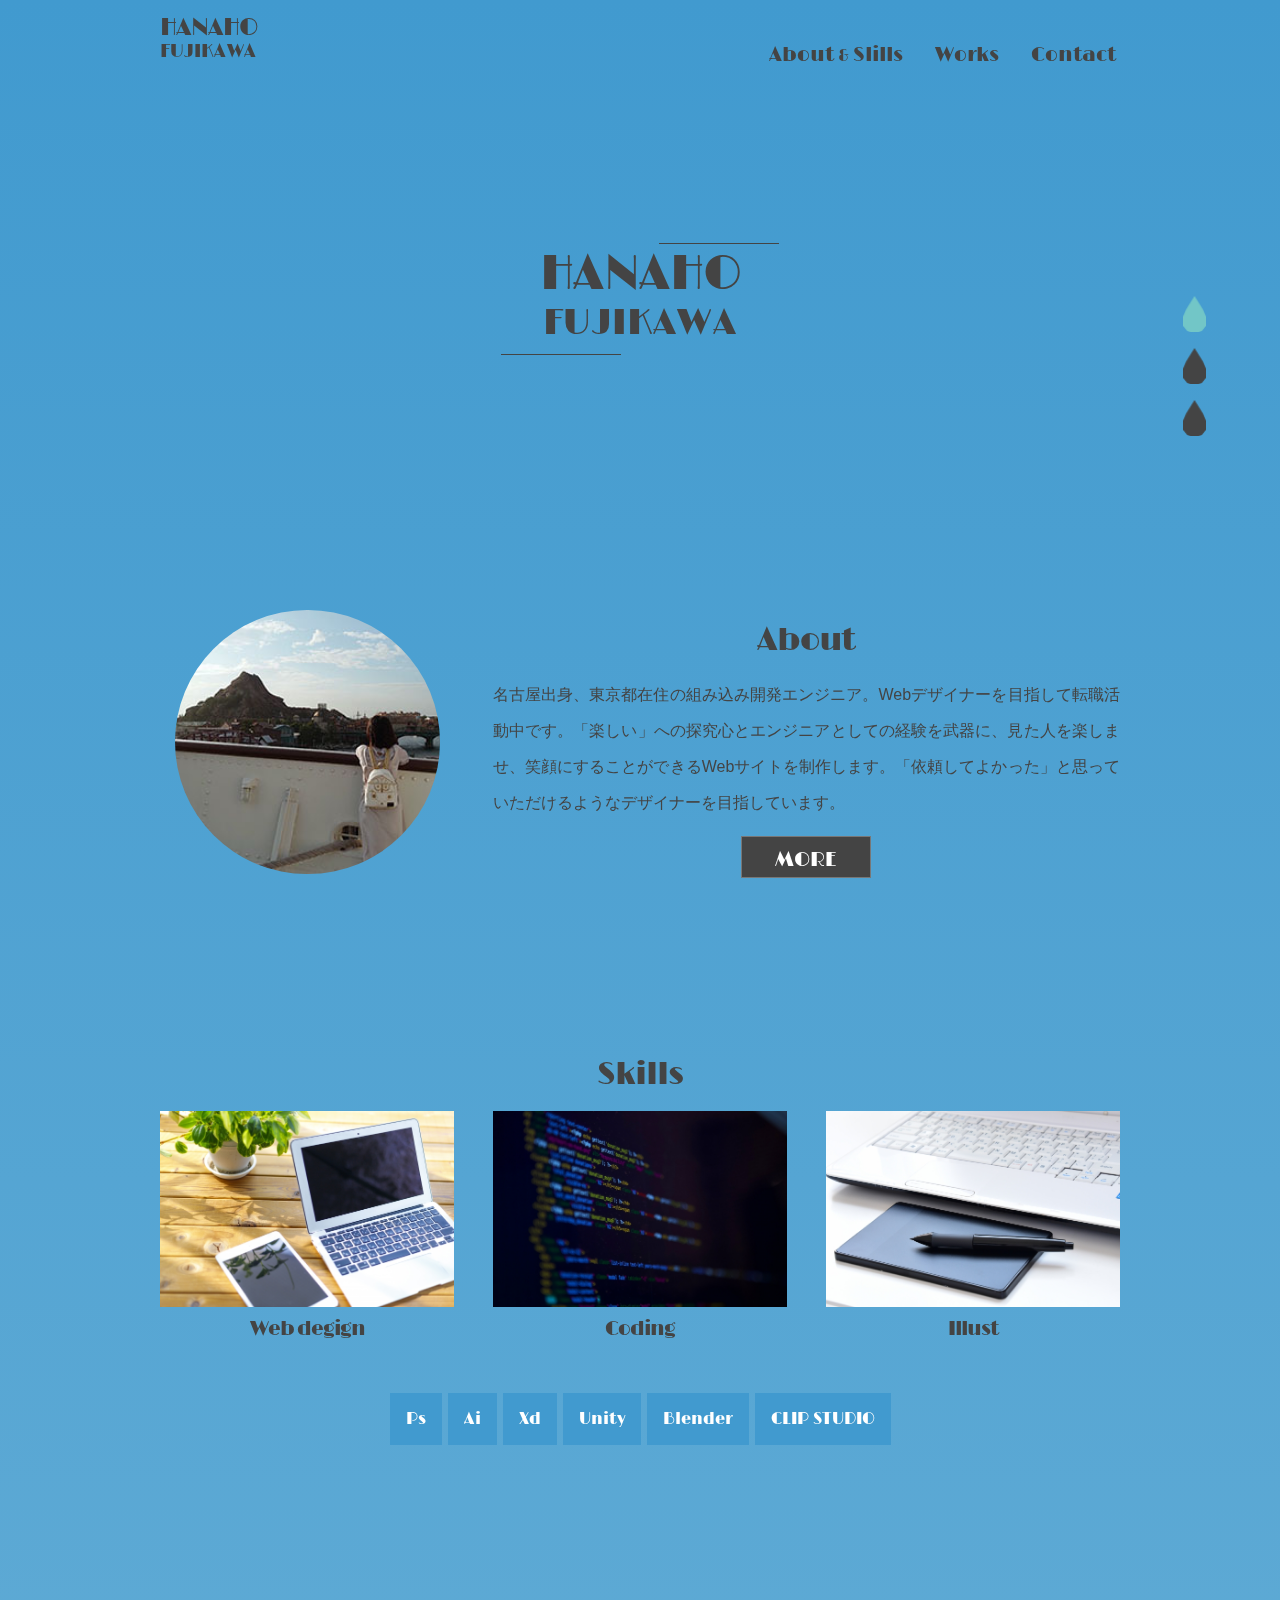
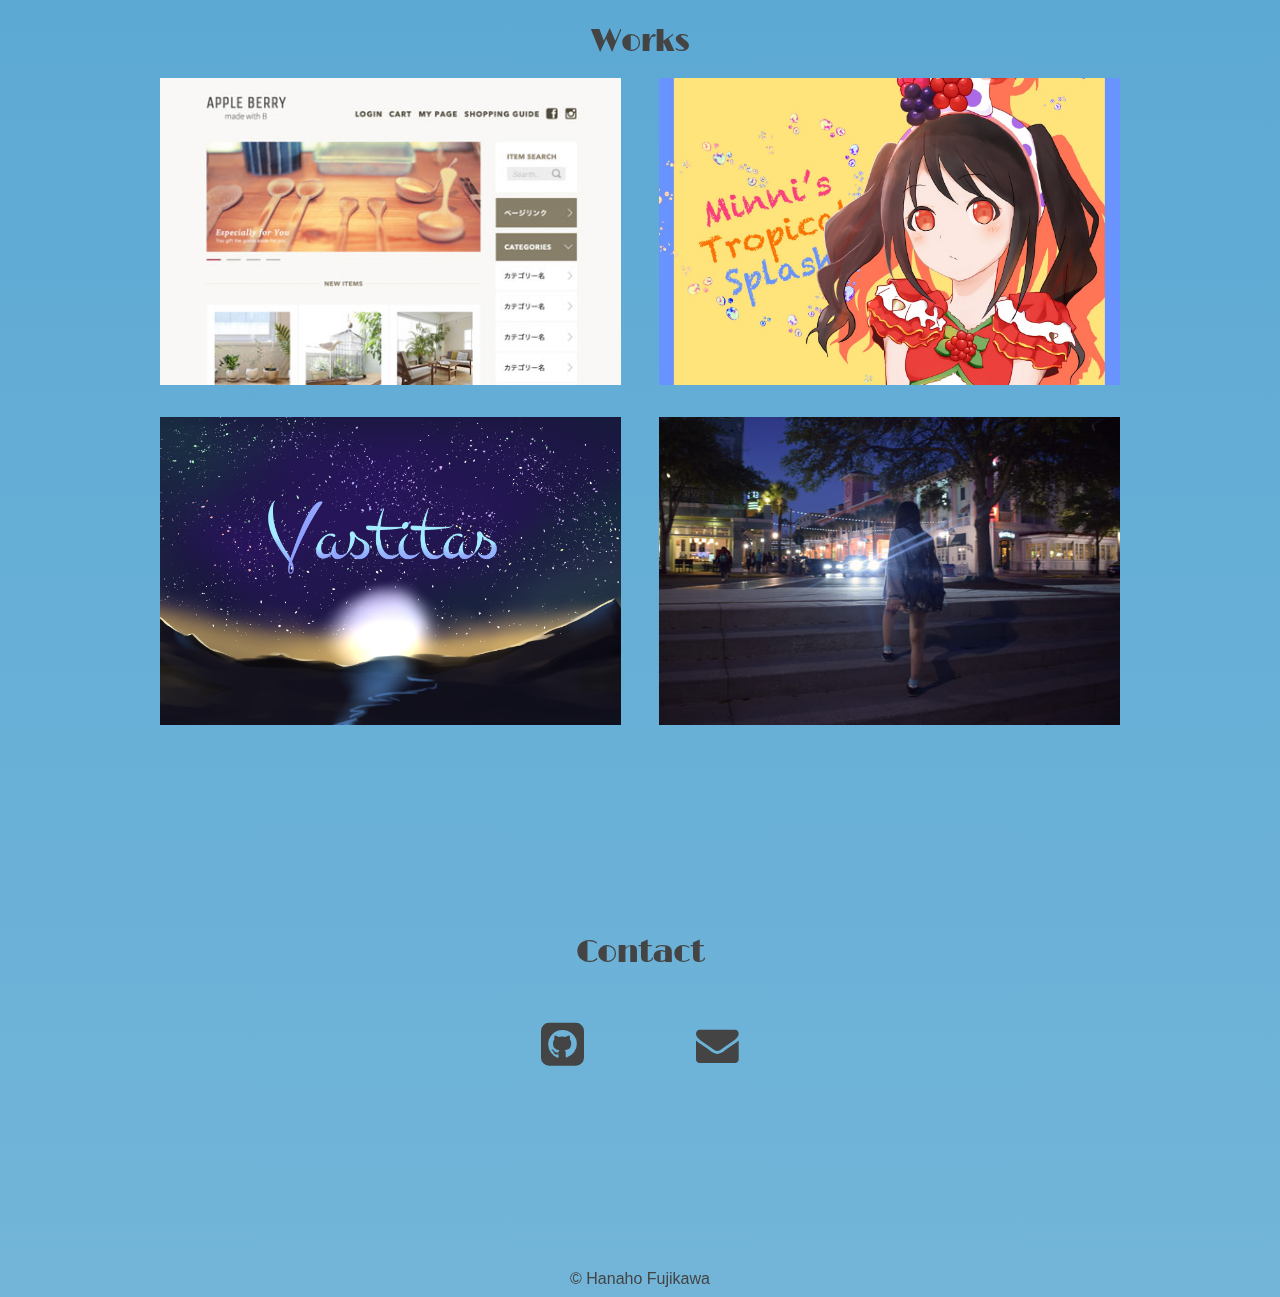
<file: index.html>
<!DOCTYPE html>
<html lang="ja">
  <head>
    <!-- Basic Page Needs
   –––––––––––––––––––––––––––––––––––––––––––––––––– -->
    <meta charset="utf-8">
    <title>Hanaho Fujikawa | Portfolio</title>
    <meta name="description" content="藤川華帆のポートフォリオサイトです。">
    <link href="https://fonts.googleapis.com/css2?family=Limelight&display=swap" rel="stylesheet">
    <link rel="stylesheet" href="https://maxcdn.bootstrapcdn.com/font-awesome/4.7.0/css/font-awesome.min.css">

    <!-- Mobile Specific Metas
    –––––––––––––––––––––––––––––––––––––––––––––––––– -->
    <meta name="viewport" content="width=device-width, initial-scale=1">


    <!-- CSS
    –––––––––––––––––––––––––––––––––––––––––––––––––– -->
    <link rel="stylesheet" href="css/normalize.css">
    <link rel="stylesheet" href="css/skeleton.css">
    
    <!-- Owl Carousel CSS -->
    <link rel="stylesheet" href="owlcarousel/assets/owl.carousel.min.css">
    <link rel="stylesheet" href="owlcarousel/assets/owl.theme.default.min.css">

    
    
    <link rel="stylesheet" href="css/style.css">

    <!-- Favicon
    –––––––––––––––––––––––––––––––––––––––––––––––––– -->
    <link rel="icon" type="image/png" href="images/favicon.png">

    <!-- jQuery -->
    <script type="text/javascript" src="https://ajax.googleapis.com/ajax/libs/jquery/1.10.2/jquery.min.js"></script>
    <!-- Owl Carousel JS -->
    <script src="owlcarousel/owl.carousel.min.js"></script>
          
    <!-- Owl Carouselを動作させるために追加 -->
    <script src="js/custom.js"></script>
  </head>
  <body>
    <div class="bg_rain">
      <div class="rains">
        <span></span><span></span><span></span><span></span><span></span>
        <span></span><span></span><span></span><span></span><span></span>
        <span></span><span></span><span></span><span></span><span></span>
        <span></span><span></span><span></span><span></span><span></span>
       </div>
    </div>
    <div id="drop_navi">
      <a href="#top"><div class="drop drop_blue"></div></a>
      <a href="#about"><div class="drop"></div></a>
      <a href="#works"><div class="drop"></div></a>
      <!--a href="#bottom"><div class="drop"></div></a-->
    </div>
    <header id="top">
      <div id='header-in' class="container">
          <div class="row">
              <div class="three columns header_menu_name">
                  <h1 class="limelight name-header">
                      <a href="index.html">
                          Hanaho<span>Fujikawa</span>
                       </a>
                   </h1>
                   <div class="sp_menu">
                    <a><div id="sp_menu_buttun">
                      <span></span>
                      <span></span>
                      <span></span>
                    </div></a>
                    <div class="sp_menu_toggle">
                      <div class="sp_menu_back">
                        <div><div class="back back1"></div></div><!--
                        --><div><div class="back back2"></div></div><!--
                        --><div><div class="back back3"></div></div><!--
                        --><div><div class="back back4"></div></div><!--
                        --><div><div class="back back5"></div></div><!--
                        --><div><div class="back back6"></div></div><!--
                        --><div><div class="back back7"></div></div>
                      </div>
                      <div class="container limelight sp_menu_inner">
                        <div>
                          <ul>
                            <li><a href="index.html" ><p>Top</p></a></li>
                            <li><a href="about.html" ><p>About<span>&</span>Slills</p></a></li>
                            <li><a href="works.html"><p>Works</p></a></li>
                            <li><p>
                              <ul class="sp_contact_icon">
                                <li class="github"><a href="https://github.com/yuyu106"><i class="fa fa-github-square"></i></a></li>
                                <li class="mail"><a href="mailto:hanagreenms06@gmail.com"><i class="fa fa-envelope"></i></a></li>
                              </ul>
                            </p></li>
                          </ul>
                        </div>
                      </div>
                    </div>
                  </div>
              </div>
              <div class="nine columns navi">
                <div class="header_menu_pc limelight">
                  <ul>
                    <li class="header_menu_pc_in"><a href="about.html"><p>About<span>&</span>Slills</p></a></li>
                    <li class="header_menu_pc_in"><a href="works.html"><p>Works</p></a></li>
                    <li class="header_menu_pc_in"><a href="#contact"><p>Contact</p></a></li>
                  </ul>
                </div>
              </div>
               
            </div>
        </div>
    </header> 

    <div class="title limelight">
      <div class="container">
        <div class="row">
          <div class="tewlve columns">
            <div class="title_myname">
              <h1 class="title_myname_inner">Hanaho<span>Fujikawa</span>
                <span class="title_border_top"></span>
                <span class="title_border_left"></span>
                <span class="title_border_bottom"></span>
                <span class="title_border_right"></span>
              </h1>
            </div>
          </div>
        </div>
      </div>
    </div>

    <section class="about" id="about">
      <div class="container">
        <div class="row">
          <div class="four columns photo_title">
            <div class="about_photo_wrappar">
              <div class="top_about_image"></div>
            </div>
            <div class="sp_about"><h2 class="limelight">About</h2></div>
          </div>
          <div class="eight columns top_about">
            <div class="pc_about_wrappar">
              <div class="about_inner">
                <div class="pc_about"><h2 class="limelight">About</h2></div>
                <p>名古屋出身、東京都在住の組み込み開発エンジニア。Webデザイナーを目指して転職活動中です。<!--
                -->「楽しい」への探究心とエンジニアとしての経験を武器に、見た人を楽しませ、笑顔にすることができるWebサイトを制作します。<!--
                -->「依頼してよかった」と思っていただけるようなデザイナーを目指しています。</p>
                <div class="more"><a href="about.html"><p class="limelight">MORE</p></a></div>
              </div>
            </div>
          </div>
        </div>
      </div>
    </section>


    <section class="skills" id="skills">
      <div class="container">
         <h2 class="limelight">Skills</h2>
        
        <div class="row">
          <div class="four columns skill">
            <div class="skill_photo_wrappar">
              <div class="slill_photo" id="skill_design">
              
              </div>
            </div>
            <h3 class="limelight">Web degign</h3>
          </div>
          <div class="four columns skill">
            <div class="skill_photo_wrappar">
              <div class="slill_photo"  id="skill_coding">
              
              </div>
            </div>
            <h3 class="limelight">Coding</h3>
          </div>
          <div class="four columns skill">
            <div class="skill_photo_wrappar">
              <div class="slill_photo"  id="skill_illust">
              
              </div>
            </div>
            <h3 class="limelight">Illust</h3>
          </div>
        </div>      
        <div class="skills_icons">
            <ul class="limelight">
              <li>Ps</li>
              <li>Ai</li>
              <li>Xd</li>
              <li>Unity</li>
              <li>Blender</li>
              <li>CLIP STUDIO</li>
            </ul>
        </div> 
      </div>
    </section>

    <section class="top_works" id="works">
      <div class="container">
          <h2 class="limelight">Works</h2>
        <div class="row works_upper">
          <div class="six columns work_wrappar">
            <div class="work" id="web">
              <a href="works.html#works_web" class="work_in">
                <div class="title_more">
                  <p class="limelight">Web</p>
                  <div class="work_more"><p class="limelight">MORE</p></div>
                </div>
              </a>
            </div>
          </div>
          <div class="six columns work_wrappar">
            <div class="work" id="illust">
              <a href="works.html#works_illust" class="work_in">
                <div class="title_more">
                  <p class="limelight">Illust</p>
                  <div class="work_more"><p class="limelight">MORE</p></div>
                </div>
              </a>
            </div>
          </div>
        </div>
        <div class="row" id="bottom">
          <div class="six columns work_wrappar">
            <div class="work" id="game">
              <a href="works.html#works_game" class="work_in">
                <div class="title_more">
                  <p class="limelight">Game</p>
                  <div class="work_more"><p class="limelight">MORE</p></div>
                </div>
              </a>
            </div>
          </div>
          <div class="six columns work_wrappar">
            <div class="work" id="photo">
              <a href="works.html#works_photo" class="work_in">
                <div class="title_more">
                  <p class="limelight">Photo</p>
                  <div class="work_more"><p class="limelight">MORE</p></div>
                </div>
              </a>
            </div>
          </div>
        </div>
      </div>
    </section>

    <section class="contact" id="contact">
      <div class="container">
        <h2 class="limelight">Contact</h2>
        <ul class="contact_icon">
          <li class="github"><a href="https://github.com/yuyu106"><i class="fa fa-github-square"></i></a></li>
          <li class="mail"><a href="mailto:hanagreenms06@gmail.com"><i class="fa fa-envelope"></i></a></li>
        </ul>
      </div>
    </section>
    <footer>
      <div class="container">
        <p>&copy; Hanaho Fujikawa</p>
      </div>
    </footer>


  </body>
</html>
</file>
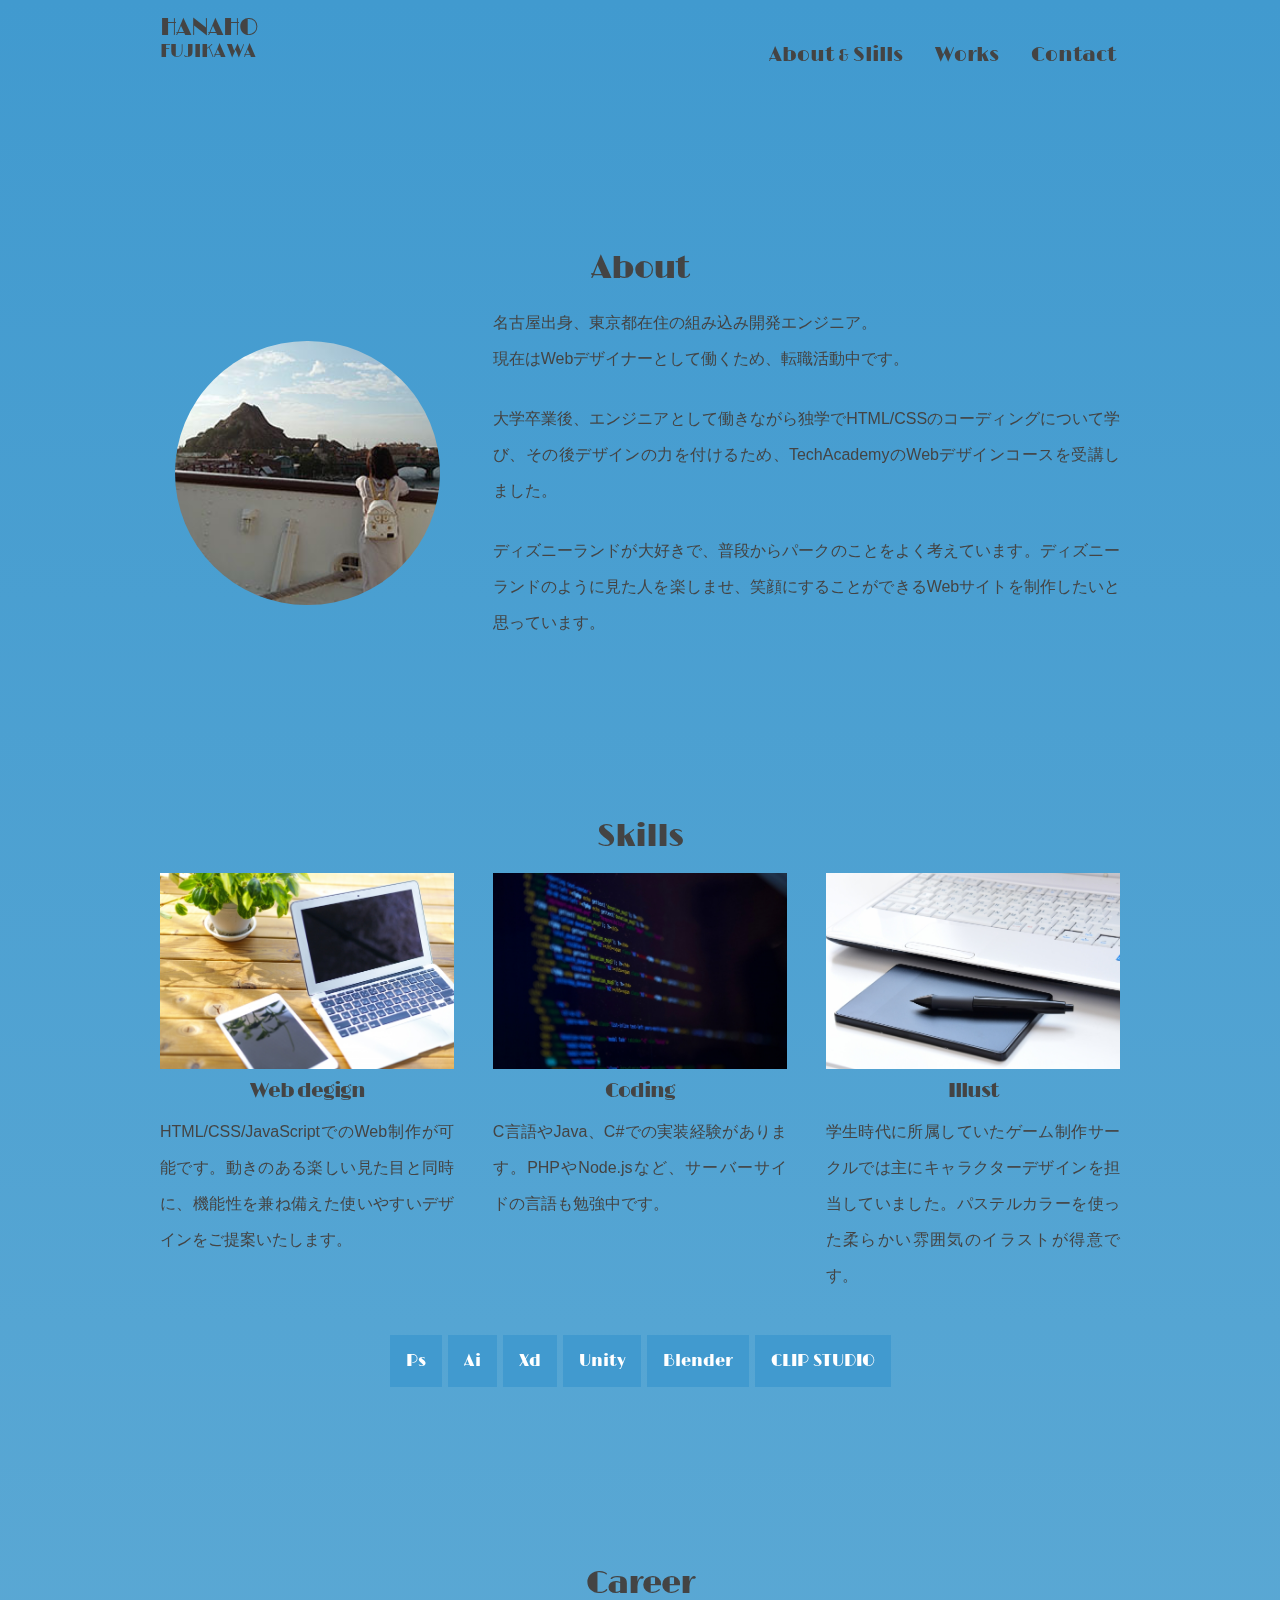
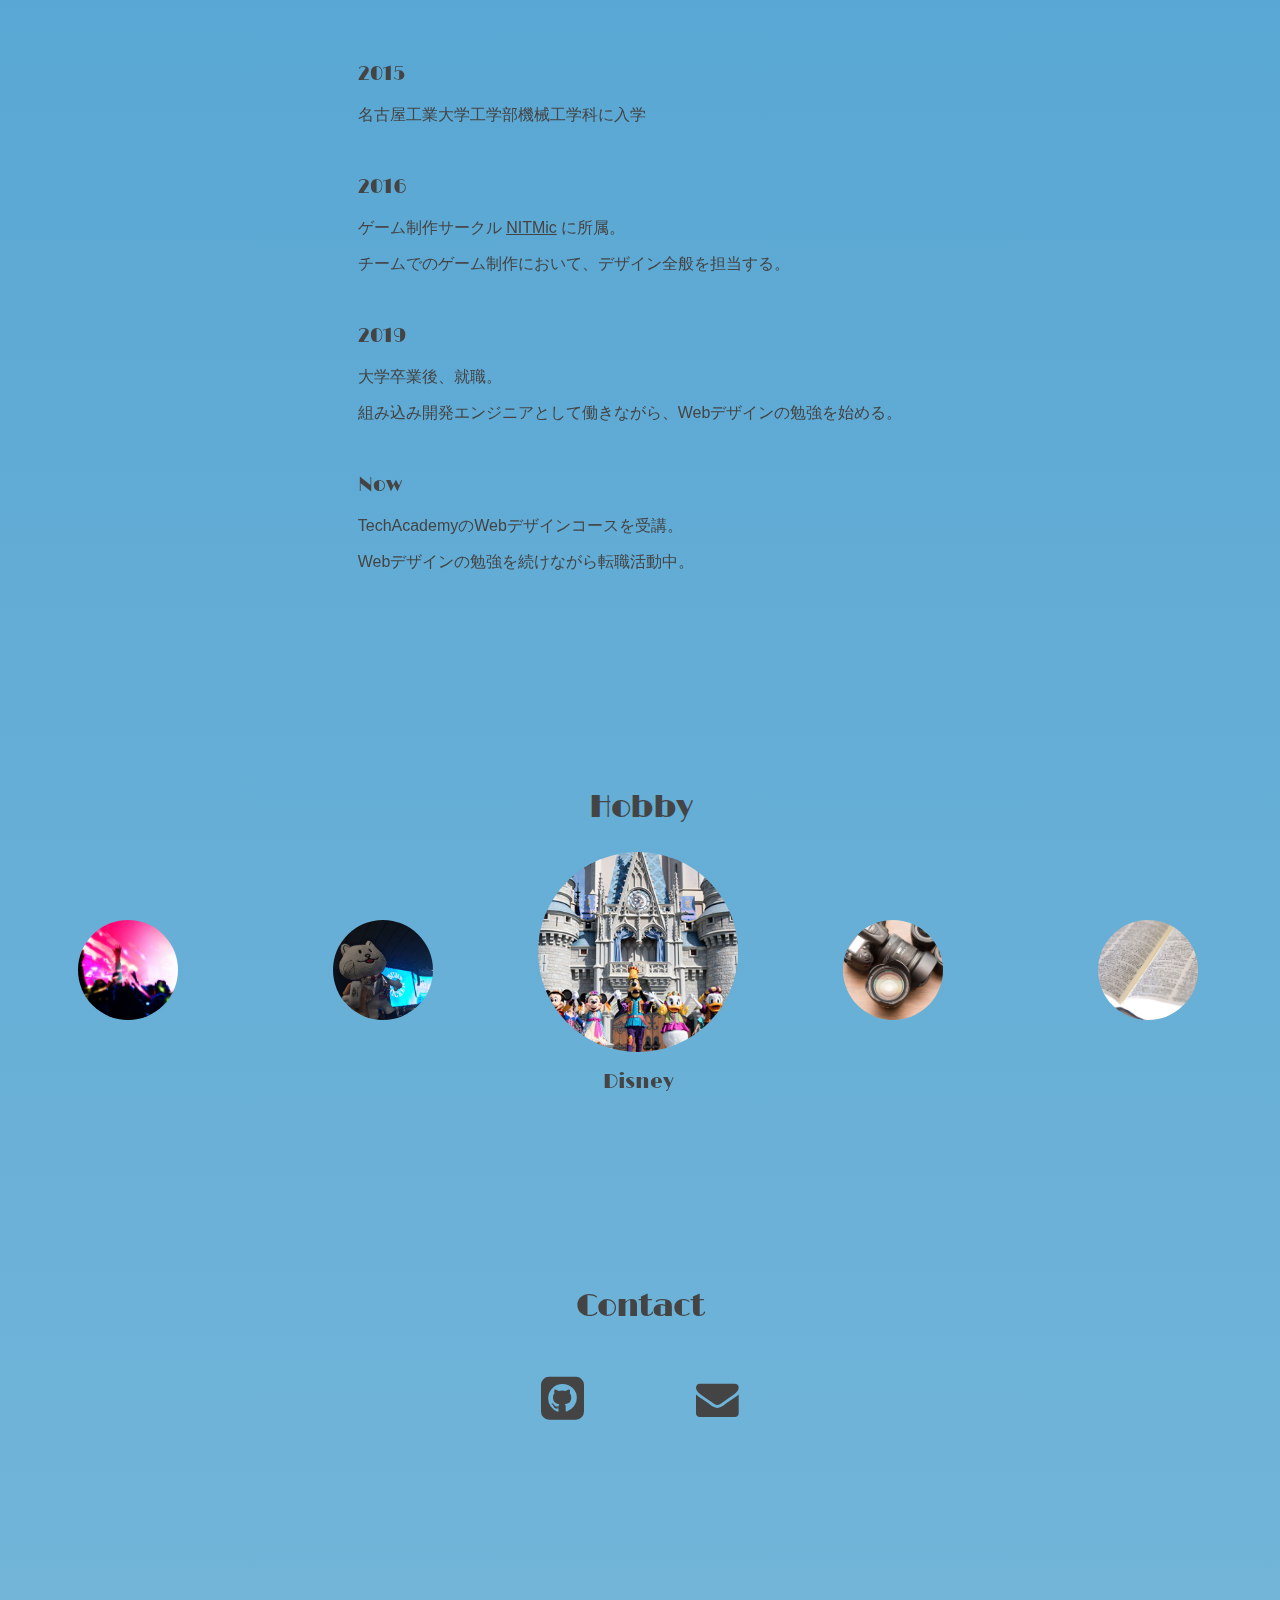
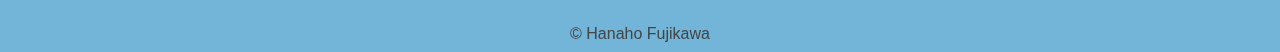
<file: about.html>
<!DOCTYPE html>
<html lang="ja">
  <head>
    <!-- Basic Page Needs
   –––––––––––––––––––––––––––––––––––––––––––––––––– -->
    <meta charset="utf-8">
    <title>Hanaho Fujikawa | Portfolio</title>
    <meta name="description" content="藤川華帆のポートフォリオサイトです。">
    <link href="https://fonts.googleapis.com/css2?family=Limelight&display=swap" rel="stylesheet">
    <link rel="stylesheet" href="https://maxcdn.bootstrapcdn.com/font-awesome/4.7.0/css/font-awesome.min.css">

    <!-- Mobile Specific Metas
    –––––––––––––––––––––––––––––––––––––––––––––––––– -->
    <meta name="viewport" content="width=device-width, initial-scale=1">


    <!-- CSS
    –––––––––––––––––––––––––––––––––––––––––––––––––– -->
    <link rel="stylesheet" href="css/normalize.css">
    <link rel="stylesheet" href="css/skeleton.css">
    
    <!-- Owl Carousel CSS -->
    <link rel="stylesheet" href="owlcarousel/assets/owl.carousel.min.css">
    <link rel="stylesheet" href="owlcarousel/assets/owl.theme.default.min.css">

    
    
    <link rel="stylesheet" href="css/style.css">

    <!-- Favicon
    –––––––––––––––––––––––––––––––––––––––––––––––––– -->
    <link rel="icon" type="image/png" href="images/favicon.png">

    <!-- jQuery -->
    <script type="text/javascript" src="https://ajax.googleapis.com/ajax/libs/jquery/1.10.2/jquery.min.js"></script>
    <!-- Owl Carousel JS -->
    <script src="owlcarousel/owl.carousel.min.js"></script>
          
    <!-- Owl Carouselを動作させるために追加 -->
    <script src="js/custom.js"></script>
  </head>
  <body>
    <div class="bg_rain">
      <div class="rains">
        <span></span><span></span><span></span><span></span><span></span>
        <span></span><span></span><span></span><span></span><span></span>
        <span></span><span></span><span></span><span></span><span></span>
        <span></span><span></span><span></span><span></span><span></span>
       </div>
    </div>

    <header>
      <div id='header-in' class="container">
          <div class="row">
              <div class="three columns header_menu_name">
                  <h1 class="limelight name-header">
                      <a href="index.html">
                          Hanaho<span>Fujikawa</span>
                       </a>
                   </h1>
                   <div class="sp_menu">
                    <a><div id="sp_menu_buttun">
                        <span></span>
                        <span></span>
                        <span></span>
                    </div></a>
                    <div class="sp_menu_toggle">
                      <div class="sp_menu_back">
                        <div><div class="back back1"></div></div><!--
                        --><div><div class="back back2"></div></div><!--
                        --><div><div class="back back3"></div></div><!--
                        --><div><div class="back back4"></div></div><!--
                        --><div><div class="back back5"></div></div><!--
                        --><div><div class="back back6"></div></div><!--
                        --><div><div class="back back7"></div></div>
                      </div>
                      <div class="container limelight sp_menu_inner">
                        <div>
                          <ul>
                            <li><a href="index.html" ><p>Top</p></a></li>
                            <li><a href="about.html" ><p>About<span>&</span>Slills</p></a></li>
                            <li><a href="works.html"><p>Works</p></a></li>
                            <li><p>
                              <ul class="sp_contact_icon">
                                <li class="github"><a href="https://github.com/yuyu106"><i class="fa fa-github-square"></i></a></li>
                                <li class="mail"><a href="mailto:hanagreenms06@gmail.com"><i class="fa fa-envelope"></i></a></li>
                              </ul>
                            </p></li>
                          </ul>
                        </div>
                      </div>
                    </div>
                  </div>
              </div>
              <div class="nine columns navi">
                <div class="header_menu_pc limelight">
                  <ul>
                    <li class="header_menu_pc_in"><a href="about.html"><p>About<span>&</span>Slills</p></a></li>
                    <li class="header_menu_pc_in"><a href="works.html"><p>Works</p></a></li>
                    <li class="header_menu_pc_in"><a href="#contact"><p>Contact</p></a></li>
                  </ul>
                </div>
              </div>
               
            </div>
        </div>
    </header> 

    <section class="about about_page">
      <div class="container">
        <div class="pc_about"><h2 class="limelight">About</h2></div>
        <div class="row">
          <div class="four columns photo_title">
            <div class="about_photo_wrappar">
              <div class="top_about_image"></div>
            </div>
            <div class="sp_about"><h2 class="limelight">About</h2></div>
          </div>
          <div class="eight columns top_about">
            <div class="pc_about_wrappar">
              <div class="about_inner">
                <p>名古屋出身、東京都在住の組み込み開発エンジニア。<br><!--
                --><span class="about_br">現在はWebデザイナーとして働くため、転職活動中です。<br></span><!--
                
                --><span class="about_br">大学卒業後、エンジニアとして働きながら独学でHTML/CSSのコーディングについて学び、その後デザインの力を付けるため、TechAcademyのWebデザインコースを受講しました。<br></span><!--
                
                -->ディズニーランドが大好きで、普段からパークのことをよく考えています。ディズニーランドのように見た人を楽しませ、笑顔にすることができるWebサイトを制作したいと思っています。</p>
              </div>
            </div>
          </div>
        </div>
      </div>
    </section>


    <section class="skills">
      <div class="container">
         <h2 class="limelight">Skills</h2>
        
        <div class="row">
          <div class="four columns skill">
            <div class="skill_photo_wrappar">
              <div class="slill_photo" id="skill_design">
              
              </div>
            </div>
            <h3 class="limelight">Web degign</h3>
            <p>HTML/CSS/JavaScriptでのWeb制作が可能です。動きのある楽しい見た目と同時に、機能性を兼ね備えた使いやすいデザインをご提案いたします。</p>
          </div>
          <div class="four columns skill">
            <div class="skill_photo_wrappar">
              <div class="slill_photo" id="skill_coding">
              
              </div>
            </div>
            <h3 class="limelight">Coding</h3>
            <p>C言語やJava、C#での実装経験があります。PHPやNode.jsなど、サーバーサイドの言語も勉強中です。</p>
          </div>
          <div class="four columns skill">
            <div class="skill_photo_wrappar">
              <div class="slill_photo" id="skill_illust">
              
              </div>
            </div>
            <h3 class="limelight">Illust</h3>
            <p>学生時代に所属していたゲーム制作サークルでは主にキャラクターデザインを担当していました。パステルカラーを使った柔らかい雰囲気のイラストが得意です。</p>
          </div>
        </div>      
        <div class="skills_icons">
            <ul class="limelight">
              <li>Ps</li>
              <li>Ai</li>
              <li>Xd</li>
              <li>Unity</li>
              <li>Blender</li>
              <li>CLIP STUDIO</li>
            </ul>
        </div> 
      </div>
    </section>

    <section class="career">
        <div class="container">
            <h2 class="limelight">Career</h2>
            <div class="row">
                <div class="two columns">
                </div>
                <div class="eight columns">
                    <ul>
                        <li><p class="career_year limelight">2015</p><p class="career_detail">名古屋工業大学工学部機械工学科に入学</p></li>
                        <li><p class="career_year limelight">2016</p><p class="career_detail">ゲーム制作サークル <a href="http://nitmic.club.nitech.ac.jp/">NITMic</a> に所属。<br>チームでのゲーム制作において、デザイン全般を担当する。</p></li>
                        <li><p class="career_year limelight">2019</p><p class="career_detail">大学卒業後、就職。<br>組み込み開発エンジニアとして働きながら、Webデザインの勉強を始める。</p></li>
                        <li><p class="career_year limelight">Now</p><p class="career_detail">TechAcademyのWebデザインコースを受講。<br>Webデザインの勉強を続けながら転職活動中。</p></li>
                    </ul>

                </div>
                <div class="two columns">
                </div>
            </div>
          </div>
    </section>

    <section class="hobbys">
        <!--div class="container"-->
          <h2 class="limelight">Hobby</h2>
          <ul class="hobby_list owl-carousel owl-theme" id="hobby">
            <li id="hobby_li1"><div></div><p class="limelight">THE IDLE M@STAR</p></li>
            <li id="hobby_li2"><div></div><p class="limelight">BUMP OF CHICKEN</p></li>
            <li id="hobby_li3"><div></div><p class="limelight">Disney</p></li>
            <li id="hobby_li4"><div></div><p class="limelight">Camera</p></li>
            <li id="hobby_li5"><div></div><p class="limelight">English</p></li>
          </ul>
        <!--/div-->
    </section>

    <section class="contact" id="contact">
        <div class="container">
          <h2 class="limelight">Contact</h2>
          <ul class="contact_icon">
            <li class="github"><a href="https://github.com/yuyu106"><i class="fa fa-github-square"></i></a></li>
            <li class="mail"><a href="mailto:hanagreenms06@gmail.com"><i class="fa fa-envelope"></i></a></li>
          </ul>
        </div>
      </section>
    <footer>
      <div class="container">
        <p>&copy; Hanaho Fujikawa</p>
      </div>
    </footer>

    

  </body>
</html>
</file>
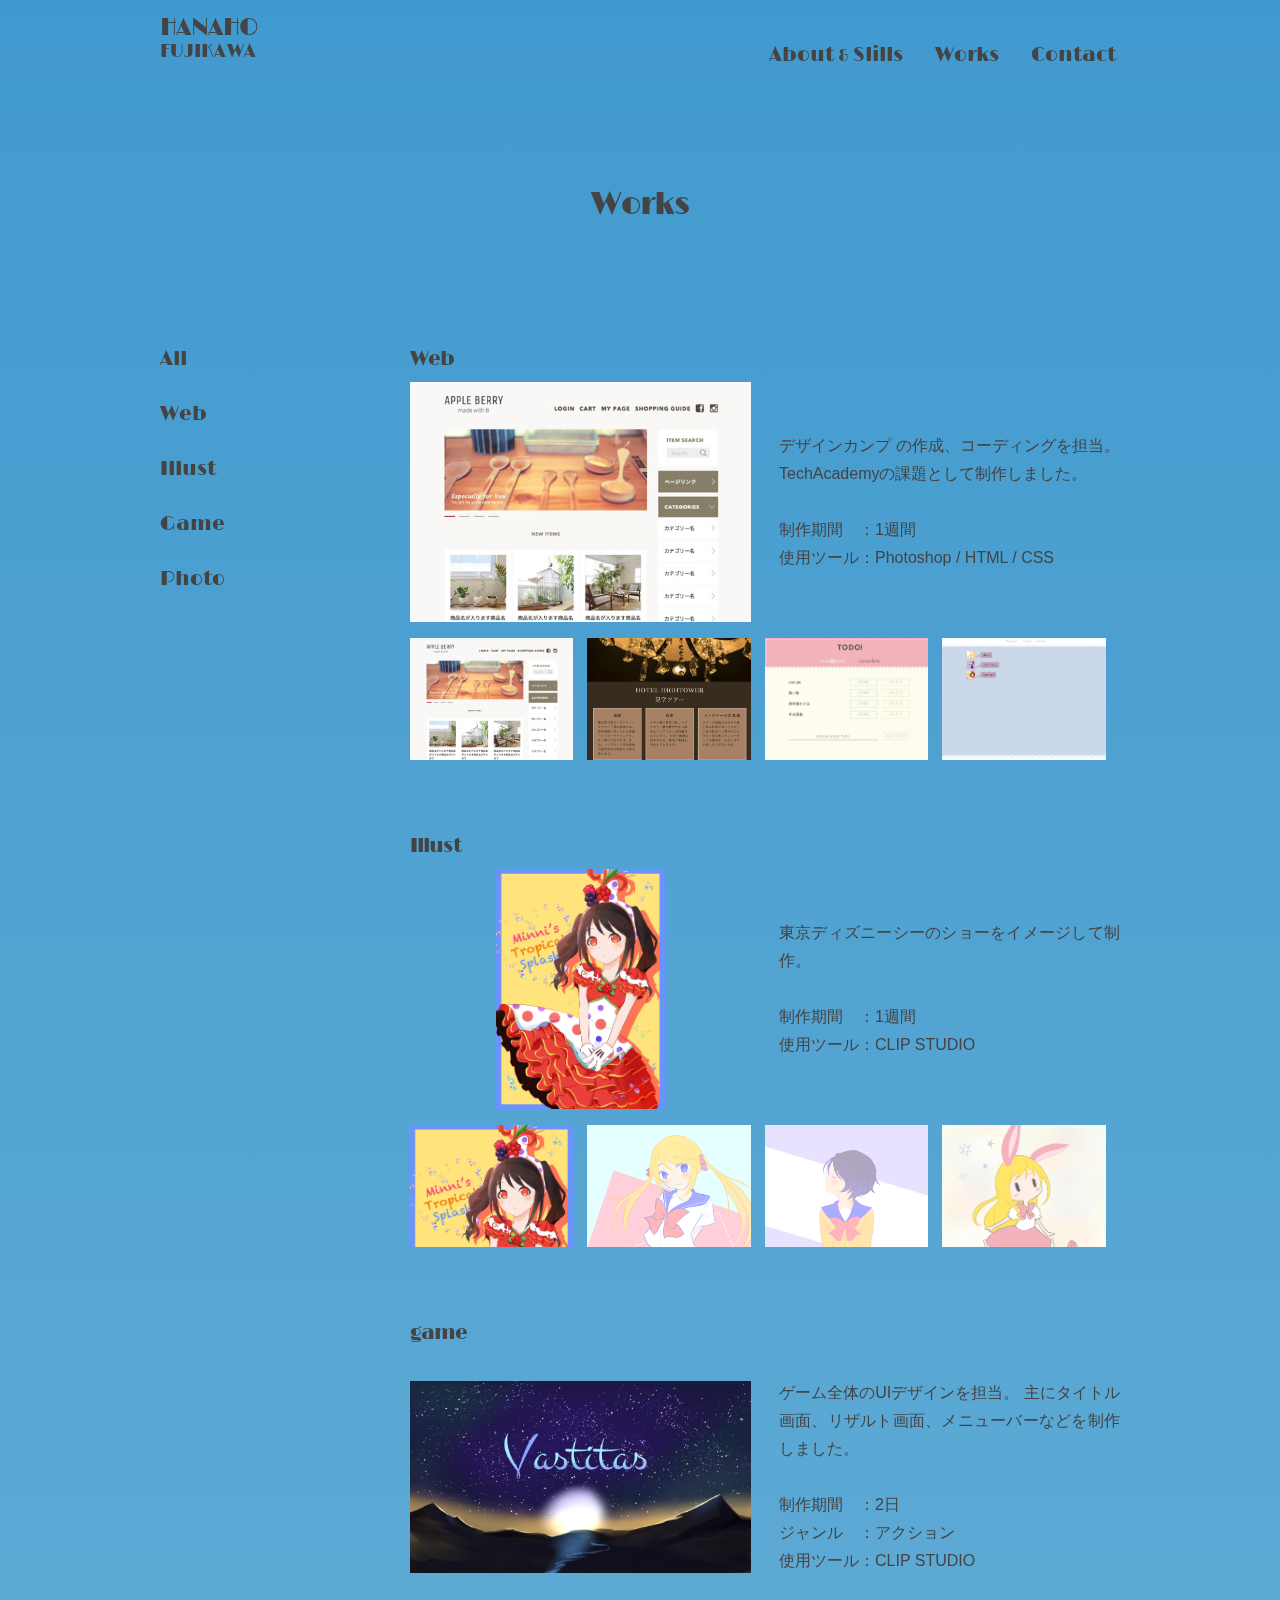
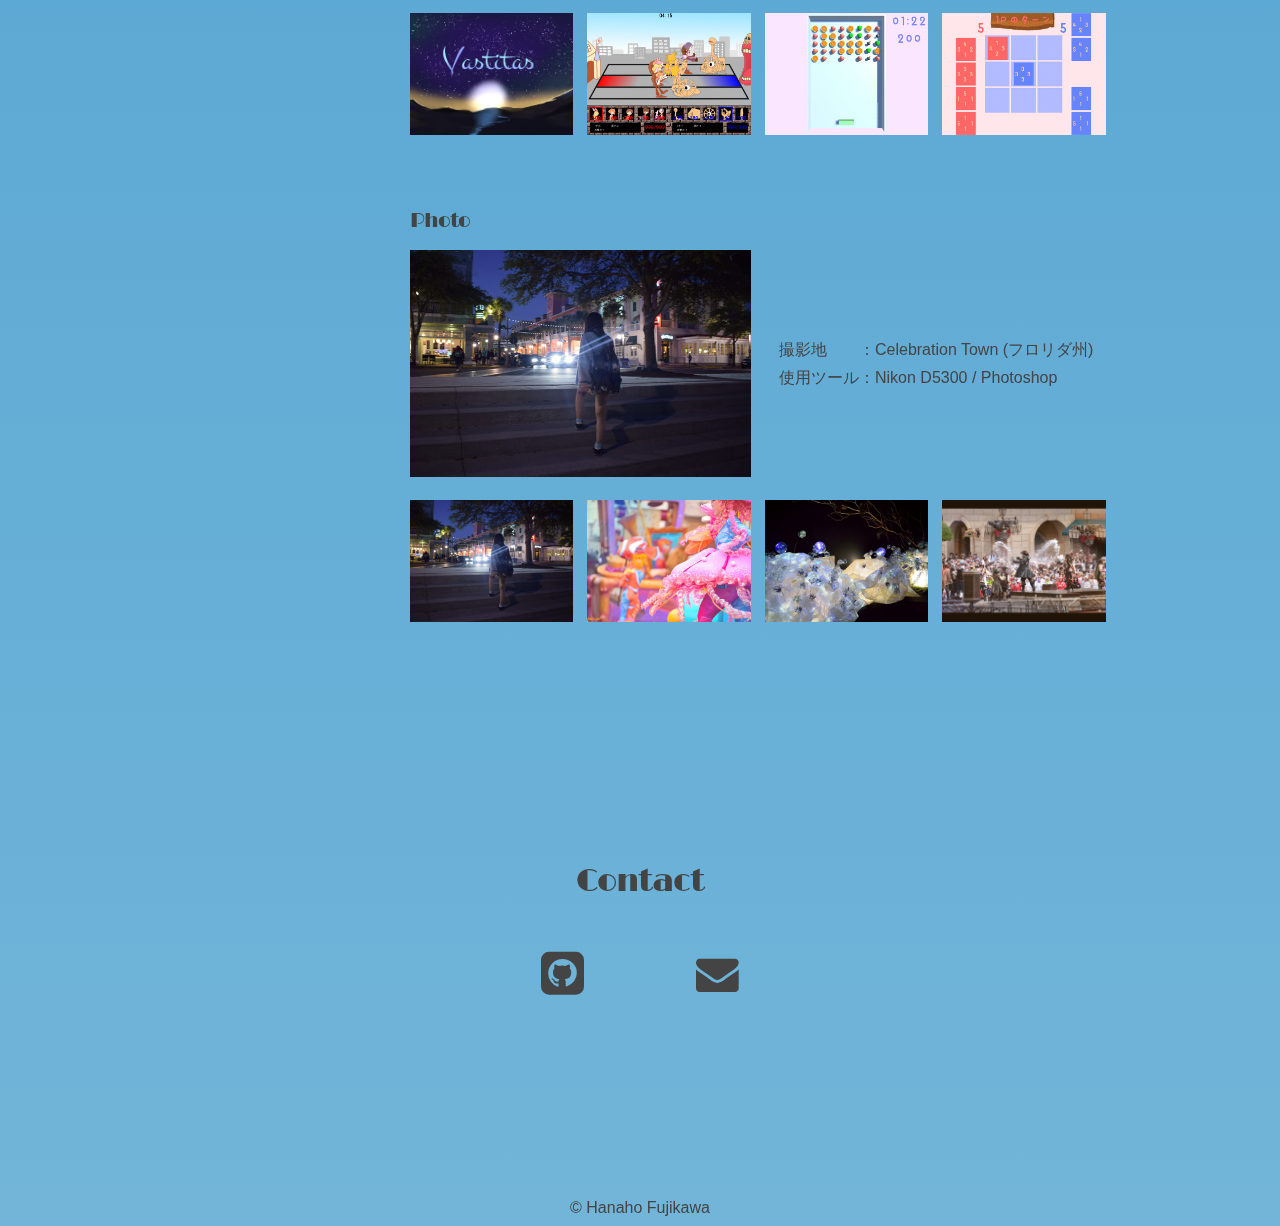
<file: works.html>
<!DOCTYPE html>
<html lang="ja">
  <head>
    <!-- Basic Page Needs
   –––––––––––––––––––––––––––––––––––––––––––––––––– -->
    <meta charset="utf-8">
    <title>Hanaho Fujikawa | Portfolio</title>
    <meta name="description" content="藤川華帆のポートフォリオサイトです。">
    <link href="https://fonts.googleapis.com/css2?family=Limelight&display=swap" rel="stylesheet">
    <link rel="stylesheet" href="https://maxcdn.bootstrapcdn.com/font-awesome/4.7.0/css/font-awesome.min.css">

    <!-- Mobile Specific Metas
    –––––––––––––––––––––––––––––––––––––––––––––––––– -->
    <meta name="viewport" content="width=device-width, initial-scale=1">


    <!-- CSS
    –––––––––––––––––––––––––––––––––––––––––––––––––– -->
    <link rel="stylesheet" href="css/normalize.css">
    <link rel="stylesheet" href="css/skeleton.css">
    
    <!-- Owl Carousel CSS -->
    <link rel="stylesheet" href="owlcarousel/assets/owl.carousel.min.css">
    <link rel="stylesheet" href="owlcarousel/assets/owl.theme.default.min.css">

    
    
    <link rel="stylesheet" href="css/style.css">

    <!-- Favicon
    –––––––––––––––––––––––––––––––––––––––––––––––––– -->
    <link rel="icon" type="image/png" href="images/favicon.png">

    <!-- jQuery -->
    <script type="text/javascript" src="https://ajax.googleapis.com/ajax/libs/jquery/1.10.2/jquery.min.js"></script>
    <!-- Owl Carousel JS -->
    <script src="owlcarousel/owl.carousel.min.js"></script>
          
    <!-- Owl Carouselを動作させるために追加 -->
    <script src="js/custom.js"></script>
  </head>
  <body>
    <div class="bg_rain">
      <div class="rains">
        <span></span><span></span><span></span><span></span><span></span>
        <span></span><span></span><span></span><span></span><span></span>
        <span></span><span></span><span></span><span></span><span></span>
        <span></span><span></span><span></span><span></span><span></span>
       </div>
    </div>

    <header>
      <div id='header-in' class="container">
          <div class="row">
              <div class="three columns header_menu_name">
                  <h1 class="limelight name-header">
                      <a href="index.html">
                          Hanaho<span>Fujikawa</span>
                       </a>
                   </h1>
                   <div class="sp_menu">
                    <a><div id="sp_menu_buttun">
                        <span></span>
                        <span></span>
                        <span></span>
                      </div></a>
                    <div class="sp_menu_toggle">
                      <div class="sp_menu_back">
                        <div><div class="back back1"></div></div><!--
                        --><div><div class="back back2"></div></div><!--
                        --><div><div class="back back3"></div></div><!--
                        --><div><div class="back back4"></div></div><!--
                        --><div><div class="back back5"></div></div><!--
                        --><div><div class="back back6"></div></div><!--
                        --><div><div class="back back7"></div></div>
                      </div>
                      <div class="container limelight sp_menu_inner">
                        <div>
                          <ul>
                            <li><a href="index.html" ><p>Top</p></a></li>
                            <li><a href="about.html" ><p>About<span>&</span>Slills</p></a></li>
                            <li><a href="works.html"><p>Works</p></a></li>
                            <li><p>
                              <ul class="sp_contact_icon">
                                <li class="github"><a href="https://github.com/yuyu106"><i class="fa fa-github-square"></i></a></li>
                                <li class="mail"><a href="mailto:hanagreenms06@gmail.com"><i class="fa fa-envelope"></i></a></li>
                              </ul>
                            </p></li>
                          </ul>
                        </div>
                      </div>
                    </div>
                  </div>
              </div>
              <div class="nine columns navi">
                <div class="header_menu_pc limelight">
                  <ul>
                    <li class="header_menu_pc_in"><a href="about.html"><p>About<span>&</span>Slills</p></a></li>
                    <li class="header_menu_pc_in"><a href="works.html"><p>Works</p></a></li>
                    <li class="header_menu_pc_in"><a href="#contact"><p>Contact</p></a></li>
                  </ul>
                </div>
              </div>
               
            </div>
        </div>
    </header> 

    <section class="works"　id="works">
      <div class="container">
        <div class="title_works limelight">
            <div class="container">
              <div class="row">
                <div class="tewlve columns">
                  <h2 class="limelight">Works</h1>
                </div>
              </div>
            </div>
          </div>
        <div class="row">
          <div class="three columns">
                <div class="works_menu">
                    <ul>
                        <li class="limelight" id="work_menu_all"><a href="#works">All</a></li>
                        <li class="limelight"><a  href="#works_web">Web</a></li>
                        <li class="limelight"><a href="#works_illust">Illust</a></li>
                        <li class="limelight"><a href="#works_game">Game</a></li>
                        <li class="limelight"><a href="#works_photo">Photo</a></li>
                    </ul>
                </div>
          </div>
          <div class="nine columns top_about">
            <div class="work" id="works_web">
                <h4 class="limelight">Web</h4>
                <div class="selects">
                    <div class="selected_wrappar">
                        <div class="selected" id="web"></div>
                    </div>
                    <div class="selected_description">
                        <p>
                            デザインカンプ の作成、コーディングを担当。
                            TechAcademyの課題として制作しました。
                            <span><br></span>
                            <span><span>制作期間</span>：1週間</span>
                            <span><span>使用ツール</span>：Photoshop / HTML / CSS</span></p>
                        </p>
                    </div>
                </div>
                <div class="works_select_wrappar">
                    <div class="works_select" id="web1">
                        <div class="description">
                            <p>
                                デザインカンプ の作成、コーディングを担当。
                                TechAcademyの課題として制作しました。
                                <span><br></span>
                                <span><span>制作期間</span>：1週間</span>
                                <span><span>使用ツール</span>：Photoshop / HTML / CSS</span></p>

                            </p>
                        </div>
                    </div>
                    
                </div><!--
              --><div class="works_select_wrappar">
                    <div class="works_select" id="web2">
                        <div class="description">
                            <p>
                                レスポンシブデザインの練習として制作。
                                タワーオブテラーの物語をテーマとしているため、アンティーク感のある色味を意識しました。
                                <span><br></span>
                                <span><span>制作期間</span>：2日</span>
                                <span><span>使用ツール</span>：Photoshop / HTML / CSS</span></p>

                            </p>
                        </div>
                    </div>
                </div><!--
             --><div class="works_select_wrappar">
                    <div class="works_select" id="web3">
                        <div class="description">
                            <p>
                                Vue.jsの練習として制作。
                                登録した情報はlocalStorageを使って保存しています。<br>
                                <a href="https://yuyu106.github.io/TodoApp/index.html">こちら</a>で公開中。
                                <span><br></span>
                                <span><span>制作期間</span>：3日</span>
                                <span><span>使用ツール</span>：Vue.js / HTML / CSS</span></p>

                            </p>
                        </div>
                    </div>
                </div><!--
                --><div class="works_select_wrappar">
                       <div class="works_select" id="web4">
                           <div class="description">
                               <p>
                                   Vue.js、SPAの練習として現在制作中。<br>
                                   <a href="https://yuyu106.github.io/spa_study/#/top">こちら</a>で公開中。
                                   <span><br></span>
                                   <span><span>制作期間</span>：-</span>
                                   <span><span>使用ツール</span>：Vue.js / HTML / CSS</span></p>
   
                               </p>
                           </div>
                       </div>
                   </div>
            </div>
            <div class="work" id="works_illust">
                <h4 class="limelight">Illust</h4>
                <div class="selects">
                    <div class="selected_wrappar">
                        <div class="selected" id="illust"></div>
                    </div>
                    <div class="selected_description">
                            <p>東京ディズニーシーのショーをイメージして制作。
                                <span><br></span>
                                <span><span>制作期間</span>：1週間</span>
                                <span><span>使用ツール</span>：CLIP STUDIO</span>
                            </p>
                    </div>
                </div>
                <div class="works_select_wrappar">
                    <div class="works_select" id="illust1">
                        <div class="description">
                            <p>東京ディズニーシーのショーをイメージして制作。
                                <span><br></span>
                                <span><span>制作期間</span>：1週間</span>
                                <span><span>使用ツール</span>：CLIP STUDIO</span></p>
                        </div>
                    </div>
                    
                </div><!--
                --><div class="works_select_wrappar">
                    <div class="works_select" id="illust2">
                        <div class="description">
                           
                                <p>パステルカラーをテーマに描いたオリジナル作品。
                                    <span><br></span>
                                    <span><span>制作期間</span>：1日</span>
                                    <span><span>使用ツール</span>：CLIP STUDIO</span></p>
                         
                        </div>
                    </div>
                    
                </div><!--
                 --><div class="works_select_wrappar">
                    <div class="works_select" id="illust3">
                        <div class="description">
                            <p>パステルカラーをテーマに描いたオリジナル作品。
                            <span><br></span>
                            <span><span>制作期間</span>：1日</span>
                            <span><span>使用ツール</span>：CLIP STUDIO</span></p>
                        </div>
                    </div>
                    
                </div><!--
                 --><div class="works_select_wrappar">
                    <div class="works_select" id="illust4">
                        <div class="description">
                            <p>大学時代に制作したゲームに登場するキャラクターです。
                            <span><br></span>
                            <span><span>制作期間</span>：3時間</span>
                            <span><span>使用ツール</span>：CLIP STUDIO</span></p>
                        </div>
                    </div>
                    
                </div>
            </div>
            <div class="work" id ="works_game">
                <h4 class="limelight">game</h4>
                <div class="selects">
                    <div class="selected_wrappar">
                        <div class="selected" id="game"></div>
                    </div>
                    <div class="selected_description">
                        <p>
                            ゲーム全体のUIデザインを担当。
                            主にタイトル画面、リザルト画面、メニューバーなどを制作しました。
                            <span><br></span>
                            <span><span>制作期間</span>：2日</span>
                            <span><span>ジャンル</span>：アクション</span>
                            <span><span>使用ツール</span>：CLIP STUDIO</span></p>
                    </div>
                </div>
                <div class="works_select_wrappar">
                    <div class="works_select" id="game1">
                        <div class="description">
                            <p>
                            ゲーム全体のUIデザインを担当。
                            主にタイトル画面、リザルト画面、メニューバーなどを制作しました。
                            <span><br></span>
                            <span><span>制作期間</span>：2日</span>
                            <span><span>ジャンル</span>：アクション</span>
                            <span><span>使用ツール</span>：CLIP STUDIO</span></p>
                        </div>
                    </div>
                    
                </div><!--
                --><div class="works_select_wrappar">
                    <div class="works_select" id="game2">
                        <div class="description">
                            <p>
                            1P側のデザインを担当。2P側の世界観に対抗するため、可愛さをテーマとしたキャラクターを提案しました。
                            <span><br></span>
                            <span><span>制作期間</span>：1ヶ月</span>
                            <span><span>ジャンル</span>：タワーディフェンス</span>
                            <span><span>使用ツール</span>：CLIP STUDIO</span></p>
                        </div>
                    </div>
                    
                </div><!--
                 --><div class="works_select_wrappar">
                    <div class="works_select" id="game3">
                        <div class="description">
                
                            <p>
                                フリー素材を活用し、1人で制作。
                                <br><a href="https://yuyu106.github.io/Break_block/BreakBlock/">こちら</a>でプレイできます。(PC版のみ)
                                <span><br></span>
                                <span><span>制作期間</span>：1ヶ月</span>
                                <span><span>ジャンル</span>：ブロック崩し</span>
                                <span><span>使用ツール</span>：Unity</span></p>
                            
                        </div>
                    </div>
                    
                </div><!--
                 --><div class="works_select_wrappar">
                    <div class="works_select" id="game4">
                        <div class="description">
                            <p>
                            トリプルトライアドを参考に制作しました。
                            <span><br></span>
                            <span><span>制作期間</span>：1ヶ月</span>
                            <span><span>ジャンル</span>：カードゲーム</span>
                            <span><span>使用ツール</span>：Unity</span></p>
                        </div>
                    </div>
                    
                </div>
            </div>
            <div class="work" id="works_photo">
                <h4 class="limelight">Photo</h4>
                <div class="selects">
                    <div class="selected_wrappar">
                        <div class="selected" id="photo"></div>
                    </div>
                    <div class="selected_description">
                        <p>
                            <span><span>撮影地</span>：Celebration Town (フロリダ州)</span>
                            <span><span>使用ツール</span>：Nikon D5300 / Photoshop</span>
                        </p>
                    </div>
                </div>
                <div class="works_select_wrappar">
                    <div class="works_select" id="photo1">
                        <div class="description">
                            <p>
                                <span><span>撮影地</span>：Celebration Town (フロリダ州)</span>
                                <span><span>使用ツール</span>：Nikon D5300 / Photoshop</span>
                            </p>
                        </div>
                    </div>
                    
                </div><!--
                --><div class="works_select_wrappar">
                    <div class="works_select" id="photo2">
                        <div class="description">
                            <p>
                                <span><span>撮影地</span>：東京ディズニーランド</span>
                                <span><span>使用ツール</span>：Nikon D5300 / CLIP STUDIO</span>
                            </p>
                        </div>
                    </div>
                    
                </div><!--
                 --><div class="works_select_wrappar">
                    <div class="works_select" id="photo3">
                        <div class="description">
                            <p>
                                <span><span>撮影地</span>：FLOWERS by NAKED NAGOYA</span>
                                <span><span>使用ツール</span>：Nikon D5300 / Photoshop</span>
                            </p>
                        </div>
                    </div>
                    
                </div><!--
                 --><div class="works_select_wrappar">
                    <div class="works_select" id="photo4">
                        <div class="description">
                            <p>
                                <span><span>撮影地</span>：東京ディズニーシー</span>
                                <span><span>使用ツール</span>：Nikon D5300 / Photoshop</span>
                            </p>
                        </div>
                    </div>
                    
                </div>
            </div>
          </div>
        </div>
      </div>
    </section>


    
    <section class="contact" id="contact">
        <div class="container">
          <h2 class="limelight">Contact</h2>
          <ul class="contact_icon">
            <li class="github"><a href="https://github.com/yuyu106"><i class="fa fa-github-square"></i></a></li>
            <li class="mail"><a href="mailto:hanagreenms06@gmail.com"><i class="fa fa-envelope"></i></a></li>
          </ul>
        </div>
      </section>
    <footer>
      <div class="container">
        <p>&copy; Hanaho Fujikawa</p>
      </div>
    </footer>

    

  </body>
</html>

<div>
    <p></p>
</div>
</file>
<file: css/skeleton.css>
/*
* Skeleton V2.0.4
* Copyright 2014, Dave Gamache
* www.getskeleton.com
* Free to use under the MIT license.
* http://www.opensource.org/licenses/mit-license.php
* 12/29/2014
*/


/* Table of contents
––––––––––––––––––––––––––––––––––––––––––––––––––
- Grid
- Base Styles
- Typography
- Links
- Buttons
- Forms
- Lists
- Code
- Tables
- Spacing
- Utilities
- Clearing
- Media Queries
*/


/* Grid
–––––––––––––––––––––––––––––––––––––––––––––––––– */
.container {
  position: relative;
  width: 100%;
  max-width: 960px;
  margin: 0 auto;
  padding: 0 20px;
  box-sizing: border-box; }
.column,
.columns {
  width: 100%;
  float: left;
  box-sizing: border-box; }

/* For devices larger than 400px */
@media (min-width: 400px) {
  .container {
    width: 85%;
    padding: 0; }
}

/* For devices larger than 550px */
@media (min-width: 550px) {
  .container {
    width: 80%; }
  .column,
  .columns {
    margin-left: 4%; }
  .column:first-child,
  .columns:first-child {
    margin-left: 0; }

  .one.column,
  .one.columns                    { width: 4.66666666667%; }
  .two.columns                    { width: 13.3333333333%; }
  .three.columns                  { width: 22%;            }
  .four.columns                   { width: 30.6666666667%; }
  .five.columns                   { width: 39.3333333333%; }
  .six.columns                    { width: 48%;            }
  .seven.columns                  { width: 56.6666666667%; }
  .eight.columns                  { width: 65.3333333333%; }
  .nine.columns                   { width: 74.0%;          }
  .ten.columns                    { width: 82.6666666667%; }
  .eleven.columns                 { width: 91.3333333333%; }
  .twelve.columns                 { width: 100%; margin-left: 0; }

  .one-third.column               { width: 30.6666666667%; }
  .two-thirds.column              { width: 65.3333333333%; }

  .one-half.column                { width: 48%; }

  /* Offsets */
  .offset-by-one.column,
  .offset-by-one.columns          { margin-left: 8.66666666667%; }
  .offset-by-two.column,
  .offset-by-two.columns          { margin-left: 17.3333333333%; }
  .offset-by-three.column,
  .offset-by-three.columns        { margin-left: 26%;            }
  .offset-by-four.column,
  .offset-by-four.columns         { margin-left: 34.6666666667%; }
  .offset-by-five.column,
  .offset-by-five.columns         { margin-left: 43.3333333333%; }
  .offset-by-six.column,
  .offset-by-six.columns          { margin-left: 52%;            }
  .offset-by-seven.column,
  .offset-by-seven.columns        { margin-left: 60.6666666667%; }
  .offset-by-eight.column,
  .offset-by-eight.columns        { margin-left: 69.3333333333%; }
  .offset-by-nine.column,
  .offset-by-nine.columns         { margin-left: 78.0%;          }
  .offset-by-ten.column,
  .offset-by-ten.columns          { margin-left: 86.6666666667%; }
  .offset-by-eleven.column,
  .offset-by-eleven.columns       { margin-left: 95.3333333333%; }

  .offset-by-one-third.column,
  .offset-by-one-third.columns    { margin-left: 34.6666666667%; }
  .offset-by-two-thirds.column,
  .offset-by-two-thirds.columns   { margin-left: 69.3333333333%; }

  .offset-by-one-half.column,
  .offset-by-one-half.columns     { margin-left: 52%; }

}


/* Base Styles
–––––––––––––––––––––––––––––––––––––––––––––––––– */
/* NOTE
html is set to 62.5% so that all the REM measurements throughout Skeleton
are based on 10px sizing. So basically 1.5rem = 15px :) */
html {
  font-size: 62.5%; }
body {
  font-size: 1.5em; /* currently ems cause chrome bug misinterpreting rems on body element */
  line-height: 1.6;
  font-weight: 400;
  font-family: "Raleway", "HelveticaNeue", "Helvetica Neue", Helvetica, Arial, sans-serif;
  color: #222; }


/* Typography
–––––––––––––––––––––––––––––––––––––––––––––––––– */
h1, h2, h3, h4, h5, h6 {
  margin-top: 0;
  margin-bottom: 2rem;
  font-weight: 300; }
h1 { font-size: 4.0rem; line-height: 1.2;  letter-spacing: -.1rem;}
h2 { font-size: 3.6rem; line-height: 1.25; letter-spacing: -.1rem; }
h3 { font-size: 3.0rem; line-height: 1.3;  letter-spacing: -.1rem; }
h4 { font-size: 2.4rem; line-height: 1.35; letter-spacing: -.08rem; }
h5 { font-size: 1.8rem; line-height: 1.5;  letter-spacing: -.05rem; }
h6 { font-size: 1.5rem; line-height: 1.6;  letter-spacing: 0; }

/* Larger than phablet */
@media (min-width: 550px) {
  h1 { font-size: 5.0rem; }
  h2 { font-size: 4.2rem; }
  h3 { font-size: 3.6rem; }
  h4 { font-size: 3.0rem; }
  h5 { font-size: 2.4rem; }
  h6 { font-size: 1.5rem; }
}

p {
  margin-top: 0; }


/* Links
–––––––––––––––––––––––––––––––––––––––––––––––––– */
a {
  color: #1EAEDB; }
a:hover {
  color: #0FA0CE; }


/* Buttons
–––––––––––––––––––––––––––––––––––––––––––––––––– */
.button,
button,
input[type="submit"],
input[type="reset"],
input[type="button"] {
  display: inline-block;
  height: 38px;
  padding: 0 30px;
  color: #555;
  text-align: center;
  font-size: 11px;
  font-weight: 600;
  line-height: 38px;
  letter-spacing: .1rem;
  text-transform: uppercase;
  text-decoration: none;
  white-space: nowrap;
  background-color: transparent;
  border-radius: 4px;
  border: 1px solid #bbb;
  cursor: pointer;
  box-sizing: border-box; }
.button:hover,
button:hover,
input[type="submit"]:hover,
input[type="reset"]:hover,
input[type="button"]:hover,
.button:focus,
button:focus,
input[type="submit"]:focus,
input[type="reset"]:focus,
input[type="button"]:focus {
  color: #333;
  border-color: #888;
  outline: 0; }
.button.button-primary,
button.button-primary,
input[type="submit"].button-primary,
input[type="reset"].button-primary,
input[type="button"].button-primary {
  color: #FFF;
  background-color: #33C3F0;
  border-color: #33C3F0; }
.button.button-primary:hover,
button.button-primary:hover,
input[type="submit"].button-primary:hover,
input[type="reset"].button-primary:hover,
input[type="button"].button-primary:hover,
.button.button-primary:focus,
button.button-primary:focus,
input[type="submit"].button-primary:focus,
input[type="reset"].button-primary:focus,
input[type="button"].button-primary:focus {
  color: #FFF;
  background-color: #1EAEDB;
  border-color: #1EAEDB; }


/* Forms
–––––––––––––––––––––––––––––––––––––––––––––––––– */
input[type="email"],
input[type="number"],
input[type="search"],
input[type="text"],
input[type="tel"],
input[type="url"],
input[type="password"],
textarea,
select {
  height: 38px;
  padding: 6px 10px; /* The 6px vertically centers text on FF, ignored by Webkit */
  background-color: #fff;
  border: 1px solid #D1D1D1;
  border-radius: 4px;
  box-shadow: none;
  box-sizing: border-box; }
/* Removes awkward default styles on some inputs for iOS */
input[type="email"],
input[type="number"],
input[type="search"],
input[type="text"],
input[type="tel"],
input[type="url"],
input[type="password"],
textarea {
  -webkit-appearance: none;
     -moz-appearance: none;
          appearance: none; }
textarea {
  min-height: 65px;
  padding-top: 6px;
  padding-bottom: 6px; }
input[type="email"]:focus,
input[type="number"]:focus,
input[type="search"]:focus,
input[type="text"]:focus,
input[type="tel"]:focus,
input[type="url"]:focus,
input[type="password"]:focus,
textarea:focus,
select:focus {
  border: 1px solid #33C3F0;
  outline: 0; }
label,
legend {
  display: block;
  margin-bottom: .5rem;
  font-weight: 600; }
fieldset {
  padding: 0;
  border-width: 0; }
input[type="checkbox"],
input[type="radio"] {
  display: inline; }
label > .label-body {
  display: inline-block;
  margin-left: .5rem;
  font-weight: normal; }


/* Lists
–––––––––––––––––––––––––––––––––––––––––––––––––– */
ul {
  list-style: circle inside; }
ol {
  list-style: decimal inside; }
ol, ul {
  padding-left: 0;
  margin-top: 0; }
ul ul,
ul ol,
ol ol,
ol ul {
  margin: 1.5rem 0 1.5rem 3rem;
  font-size: 90%; }
li {
  margin-bottom: 1rem; }


/* Code
–––––––––––––––––––––––––––––––––––––––––––––––––– */
code {
  padding: .2rem .5rem;
  margin: 0 .2rem;
  font-size: 90%;
  white-space: nowrap;
  background: #F1F1F1;
  border: 1px solid #E1E1E1;
  border-radius: 4px; }
pre > code {
  display: block;
  padding: 1rem 1.5rem;
  white-space: pre; }


/* Tables
–––––––––––––––––––––––––––––––––––––––––––––––––– */
th,
td {
  padding: 12px 15px;
  text-align: left;
  border-bottom: 1px solid #E1E1E1; }
th:first-child,
td:first-child {
  padding-left: 0; }
th:last-child,
td:last-child {
  padding-right: 0; }


/* Spacing
–––––––––––––––––––––––––––––––––––––––––––––––––– */
button,
.button {
  margin-bottom: 1rem; }
input,
textarea,
select,
fieldset {
  margin-bottom: 1.5rem; }
pre,
blockquote,
dl,
figure,
table,
p,
ul,
ol,
form {
  margin-bottom: 2.5rem; }


/* Utilities
–––––––––––––––––––––––––––––––––––––––––––––––––– */
.u-full-width {
  width: 100%;
  box-sizing: border-box; }
.u-max-full-width {
  max-width: 100%;
  box-sizing: border-box; }
.u-pull-right {
  float: right; }
.u-pull-left {
  float: left; }


/* Misc
–––––––––––––––––––––––––––––––––––––––––––––––––– */
hr {
  margin-top: 3rem;
  margin-bottom: 3.5rem;
  border-width: 0;
  border-top: 1px solid #E1E1E1; }


/* Clearing
–––––––––––––––––––––––––––––––––––––––––––––––––– */

/* Self Clearing Goodness */
.container:after,
.row:after,
.u-cf {
  content: "";
  display: table;
  clear: both; }


/* Media Queries
–––––––––––––––––––––––––––––––––––––––––––––––––– */
/*
Note: The best way to structure the use of media queries is to create the queries
near the relevant code. For example, if you wanted to change the styles for buttons
on small devices, paste the mobile query code up in the buttons section and style it
there.
*/


/* Larger than mobile */
@media (min-width: 400px) {}

/* Larger than phablet (also point when grid becomes active) */
@media (min-width: 550px) {}

/* Larger than tablet */
@media (min-width: 750px) {}

/* Larger than desktop */
@media (min-width: 1000px) {}

/* Larger than Desktop HD */
@media (min-width: 1200px) {}
</file>
<file: css/style.css>
@charset "UTF-8";
body {
  color: #444;
  font-size: 15px;
  line-height: 33.75px;
  font-size: 1.5rem;
  line-height: 3.375rem; }
  @media (min-width: 550px) {
    body {
      font-size: 16px;
      line-height: 36px;
      font-size: 1.6rem;
      line-height: 3.6rem; } }

body {
  background: linear-gradient(180deg, #419acf, #d4ebec, #f5af7d);
  background-size: 600% 600%;
  -webkit-animation: AnimationName 30s ease infinite;
  -moz-animation: AnimationName 30s ease infinite;
  animation: AnimationName 30s ease infinite; }

@-webkit-keyframes AnimationName {
  0% {
    background-position: 0% 90%; }
  50% {
    background-position: 100% 11%; }
  100% {
    background-position: 0% 90%; } }
@-moz-keyframes AnimationName {
  0% {
    background-position: 0% 90%; }
  50% {
    background-position: 100% 11%; }
  100% {
    background-position: 0% 90%; } }
@keyframes AnimationName {
  0% {
    background-position: 0% 90%; }
  50% {
    background-position: 100% 11%; }
  100% {
    background-position: 0% 90%; } }
.fixed {
  position: fixed;
  width: 100%;
  height: 100%; }

a {
  text-decoration: none;
  color: #444; }

a:hover {
  color: #444; }

p {
  margin: 0;
  text-align: justify;
  text-justify: inter-ideograph; }

ul {
  margin: 0; }

.limelight {
  font-family: 'Limelight', cursive; }

h1 {
  margin: 0; }

h2 {
  font-size: 32px;
  line-height: 72px;
  font-size: 3.2rem;
  line-height: 7.2rem;
  margin: 0; }
  @media (max-width: 549px) {
    h2 {
      font-size: 24px;
      line-height: 54px;
      font-size: 2.4rem;
      line-height: 5.4rem; } }

h3 {
  font-size: 20px;
  line-height: 45px;
  font-size: 2rem;
  line-height: 4.5rem;
  margin: 0; }

/* drop -------------------------------------------------------*/
#drop_navi {
  position: fixed;
  top: 280px;
  right: 4%; }
  #drop_navi .drop {
    height: 36px;
    width: 36px;
    margin: 16px; }
  @media (max-width: 549px) {
    #drop_navi {
      display: none; } }

.drop {
  background-image: url(../images/drop.png);
  background-size: contain;
  background-repeat: no-repeat;
  background-position: center; }

.drop_blue {
  background-image: url(../images/drop_blue.png);
  background-size: contain;
  background-repeat: no-repeat;
  background-position: center; }

.bg_rain {
  display: flex;
  position: fixed;
  transform: rotate(5deg);
  top: 0;
  right: 0;
  justify-content: center;
  align-items: center;
  width: 100%;
  height: 100%;
  overflow: hidden; }
  @media (max-width: 549px) {
    .bg_rain {
      width: 200%;
      height: 200%; } }

.rains {
  position: absolute;
  left: 0;
  top: 0;
  width: 100%;
  height: 100%; }

/*widthは雨の太さ、heightは長さ*/
.rains span {
  position: absolute;
  width: 1px;
  height: 90px;
  background: #FFF;
  opacity: 0.5; }

/*雨の初期位置とアニメーション指定、leftはx座標での基準位置、topは開始位置、アニメーション時間は揺らぎ*/
.rains span:nth-child(1) {
  left: 5%;
  top: -90%;
  animation: rain-anim 25s infinite; }

.rains span:nth-child(2) {
  left: 10%;
  top: -80%;
  animation: rain-anim 26s infinite; }

.rains span:nth-child(3) {
  left: 15%;
  top: -70%;
  animation: rain-anim 23s infinite; }

.rains span:nth-child(4) {
  left: 20%;
  top: -60%;
  animation: rain-anim 27s infinite; }

.rains span:nth-child(5) {
  left: 25%;
  top: -50%;
  animation: rain-anim 25s infinite; }

.rains span:nth-child(6) {
  left: 30%;
  top: -150px;
  animation: rain-anim 26s infinite; }

.rains span:nth-child(7) {
  left: 35%;
  top: -160px;
  animation: rain-anim 28s infinite; }

.rains span:nth-child(8) {
  left: 40%;
  top: -170px;
  animation: rain-anim 22s infinite; }

.rains span:nth-child(9) {
  left: 45%;
  top: -180px;
  animation: rain-anim 24s infinite; }

.rains span:nth-child(10) {
  left: 50%;
  top: -190px;
  animation: rain-anim 26s infinite; }

.rains span:nth-child(11) {
  left: 55%;
  top: -190px;
  animation: rain-anim 25s infinite; }

.rains span:nth-child(12) {
  left: 60%;
  top: -180px;
  animation: rain-anim 21s infinite; }

.rains span:nth-child(13) {
  left: 65%;
  top: -170px;
  animation: rain-anim 29s infinite; }

.rains span:nth-child(14) {
  left: 70%;
  top: -160px;
  animation: rain-anim 27s infinite; }

.rains span:nth-child(15) {
  left: 75%;
  top: -150px;
  animation: rain-anim 25s infinite; }

.rains span:nth-child(16) {
  left: 80%;
  top: -50%;
  animation: rain-anim 29s infinite; }

.rains span:nth-child(17) {
  left: 85%;
  top: -60%;
  animation: rain-anim 23s infinite; }

.rains span:nth-child(18) {
  left: 90%;
  top: -70%;
  animation: rain-anim 24s infinite; }

.rains span:nth-child(19) {
  left: 95%;
  top: -80%;
  animation: rain-anim 26s infinite; }

.rains span:nth-child(20) {
  left: 100%;
  top: -90%;
  animation: rain-anim 28s infinite; }

/*アニメーションキーフレーム
一度落下したら次はキーフレーム1%の間に高さを戻して左右にずらして降らす*/
@keyframes rain-anim {
  0% {
    transform: translate(0px, 0px);
    opacity: 0.5; }
  4% {
    transform: translate(0px, 1000px);
    opacity: 0; }
  5% {
    transform: translate(100%, 0px);
    opacity: 0.5; }
  9% {
    transform: translate(100%, 1000px);
    opacity: 0; }
  10% {
    transform: translate(-50%, 0px);
    opacity: 0.5; }
  14% {
    transform: translate(-50%, 1000px);
    opacity: 0; }
  15% {
    transform: translate(-100%, 0px);
    opacity: 0.5; }
  19% {
    transform: translate(-100%, 1000px);
    opacity: 0; }
  20% {
    transform: translate(50%, 0px);
    opacity: 0.5; }
  24% {
    transform: translate(50%, 1000px);
    opacity: 0; }
  25% {
    transform: translate(-75%, 0px);
    opacity: 0.5; }
  29% {
    transform: translate(-75%, 1000px);
    opacity: 0; }
  30% {
    transform: translate(-40%, 0px);
    opacity: 0.5; }
  34% {
    transform: translate(-40%, 1000px);
    opacity: 0; }
  35% {
    transform: translate(75%, 0px);
    opacity: 0.5; }
  39% {
    transform: translate(75%, 1000px);
    opacity: 0; }
  40% {
    transform: translate(-30%, 0px);
    opacity: 0.5; }
  44% {
    transform: translate(-30%, 1000px);
    opacity: 0; }
  45% {
    transform: translate(45%, 0px);
    opacity: 0.5; }
  49% {
    transform: translate(45%, 1000px);
    opacity: 0; }
  50% {
    transform: translate(30%, 0px);
    opacity: 0.5; }
  54% {
    transform: translate(30%, 1000px);
    opacity: 0; }
  55% {
    transform: translate(-30%, 0px);
    opacity: 0.5; }
  59% {
    transform: translate(-30%, 1000px);
    opacity: 0; }
  60% {
    transform: translate(-20%, 0px);
    opacity: 0.5; }
  64% {
    transform: translate(-20%, 1000px);
    opacity: 0; }
  65% {
    transform: translate(20%, 0px);
    opacity: 0.5; }
  69% {
    transform: translate(20%, 1000px);
    opacity: 0; }
  70% {
    transform: translate(-10%, 0px);
    opacity: 0.5; }
  74% {
    transform: translate(-10%, 1000px);
    opacity: 0; }
  75% {
    transform: translate(-55%, 0px);
    opacity: 0.5; }
  79% {
    transform: translate(-55%, 1000px);
    opacity: 0; }
  80% {
    transform: translate(10%, 0px);
    opacity: 0.5; }
  84% {
    transform: translate(10%, 1000px);
    opacity: 0; }
  85% {
    transform: translate(-10%, 0px);
    opacity: 0.5; }
  89% {
    transform: translate(-10%, 1000px);
    opacity: 0; }
  90% {
    transform: translate(25%, 0px);
    opacity: 0.5; }
  99% {
    transform: translate(25%, 1000px);
    opacity: 0; }
  100% {
    transform: translate(0px, 0px); } }
/*-------------------------------------------------------------*/
/* header -----------------------------------------------------*/
header {
  position: relative;
  padding-top: 16px;
  width: 100%;
  top: 0;
  left: 0;
  z-index: 100; }

.header_menu_name {
  display: flex;
  justify-content: space-between;
  text-align: center;
  align-items: center; }

.name-header {
  display: block;
  width: 64px;
  font-size: 20px;
  line-height: 45px;
  font-size: 2rem;
  line-height: 4.5rem;
  font-size: 16px;
  line-height: 36px;
  font-size: 1.6rem;
  line-height: 3.6rem;
  line-height: 16px;
  text-transform: uppercase; }
  @media (min-width: 550px) {
    .name-header {
      font-size: 24px;
      line-height: 54px;
      font-size: 2.4rem;
      line-height: 5.4rem;
      line-height: 24px; } }
  .name-header span {
    width: 100%;
    display: block;
    font-size: 12px;
    line-height: 27px;
    font-size: 1.2rem;
    line-height: 2.7rem;
    line-height: 16px; }
    @media (min-width: 550px) {
      .name-header span {
        font-size: 18px;
        line-height: 40.5px;
        font-size: 1.8rem;
        line-height: 4.05rem;
        line-height: 24px;
        letter-spacing: 0.1px; } }

.header_menu_pc {
  text-align: right;
  font-size: 0px;
  line-height: 0px;
  font-size: 0rem;
  line-height: 0rem;
  padding-top: 22px; }
  .header_menu_pc ul {
    list-style: none; }
    .header_menu_pc ul li {
      display: inline-block;
      font-size: 20px;
      line-height: 45px;
      font-size: 2rem;
      line-height: 4.5rem;
      margin: 0;
      padding: 4px;
      margin-left: 24px; }
  .header_menu_pc p {
    font-size: 20px;
    line-height: 45px;
    font-size: 2rem;
    line-height: 4.5rem;
    line-height: 26px; }
    .header_menu_pc p span {
      font-size: 16px;
      padding: 0 4px; }
  @media (max-width: 549px) {
    .header_menu_pc {
      display: none; } }

.sp_menu {
  position: static; }
  .sp_menu #sp_menu_buttun {
    position: relative;
    z-index: 200;
    width: 36px;
    height: 24px;
    cursor: pointer;
    display: inline-block;
    transition: all .5s;
    box-sizing: border-box; }
    .sp_menu #sp_menu_buttun span {
      position: absolute;
      left: 0;
      width: 100%;
      height: 4px;
      border-radius: 4px;
      background-color: #444;
      display: inline-block;
      transition: all .5s;
      box-sizing: border-box; }
    .sp_menu #sp_menu_buttun span:nth-of-type(1) {
      top: 0; }
    .sp_menu #sp_menu_buttun span:nth-of-type(2) {
      top: 10px; }
    .sp_menu #sp_menu_buttun span:nth-of-type(3) {
      bottom: 0; }
    .sp_menu #sp_menu_buttun.active {
      -webkit-transform: rotate(360deg);
      transform: rotate(360deg); }
    .sp_menu #sp_menu_buttun.active span:nth-of-type(1) {
      -webkit-transform: translateY(10px) rotate(-45deg);
      transform: translateY(10px) rotate(-45deg); }
    .sp_menu #sp_menu_buttun.active span:nth-of-type(2) {
      -webkit-transform: translateY(0) rotate(45deg);
      transform: translateY(0) rotate(45deg); }
    .sp_menu #sp_menu_buttun.active span:nth-of-type(3) {
      opacity: 0; }
  .sp_menu .sp_menu_toggle {
    position: absolute;
    width: 100vw;
    height: 100vh;
    top: -16px;
    left: 0;
    z-index: 10;
    overflow: hidden;
    display: none; }
    .sp_menu .sp_menu_toggle .sp_menu_back {
      position: absolute;
      top: 0;
      right: 0;
      width: 100%;
      height: 100vh; }
      .sp_menu .sp_menu_toggle .sp_menu_back div {
        display: inline-block;
        box-sizing: border-box;
        margin: 0;
        padding: 0;
        font-size: 0;
        line-height: 0;
        width: 14.28%;
        height: 100%;
        position: relative; }
      .sp_menu .sp_menu_toggle .sp_menu_back .back {
        display: none;
        background-color: #419acf;
        width: 100%;
        position: absolute;
        top: 0;
        left: 0; }
      .sp_menu .sp_menu_toggle .sp_menu_back .back1 {
        display: block; }
    .sp_menu .sp_menu_toggle ul {
      list-style: none;
      display: block; }
      .sp_menu .sp_menu_toggle ul p {
        font-size: 20px;
        line-height: 45px;
        font-size: 2rem;
        line-height: 4.5rem; }
    .sp_menu .sp_menu_toggle .sp_menu_inner {
      display: none; }
    .sp_menu .sp_menu_toggle .sp_menu_inner div {
      height: 100%;
      width: 100%;
      margin-top: 120px;
      justify-content: center;
      display: flex; }
    .sp_menu .sp_menu_toggle .sp_contact_icon {
      margin: 0;
      list-style: none;
      display: flex;
      align-items: center; }
      .sp_menu .sp_menu_toggle .sp_contact_icon li {
        display: inline-block;
        vertical-align: middle; }
      .sp_menu .sp_menu_toggle .sp_contact_icon .github {
        font-size: 46px;
        line-height: 103.5px;
        font-size: 4.6rem;
        line-height: 10.35rem;
        line-height: 8rem;
        margin-right: 24px; }
      .sp_menu .sp_menu_toggle .sp_contact_icon .mail {
        font-size: 40px;
        line-height: 90px;
        font-size: 4rem;
        line-height: 9rem;
        line-height: 8rem; }
  @media (min-width: 550px) {
    .sp_menu {
      display: none; } }

.header_menu_pc_in {
  position: relative; }

.header_menu_pc_in::before {
  content: '';
  position: absolute;
  bottom: 0%;
  left: 0px;
  width: 100%;
  height: 1px;
  background: #444;
  display: block;
  -webkit-transform-origin: right top;
  -ms-transform-origin: right top;
  transform-origin: right top;
  -webkit-transform: scale(0, 1);
  -ms-transform: scale(0, 1);
  transform: scale(0, 1);
  -webkit-transition: transform 0.56s cubic-bezier(1, 0, 0, 1.2);
  transition: transform 0.56s cubic-bezier(0.9, 0.9, 0, 1); }

.header_menu_pc_in:hover::before {
  -webkit-transform-origin: left top;
  -ms-transform-origin: left top;
  transform-origin: left top;
  -webkit-transform: scale(1, 1);
  -ms-transform: scale(1, 1);
  transform: scale(1, 1); }

/*-------------------------------------------------------------*/
/* title ------------------------------------------------------*/
.title {
  display: flex;
  font-size: 48px;
  line-height: 108px;
  font-size: 4.8rem;
  line-height: 10.8rem;
  height: 252px;
  align-items: center;
  text-align: center; }
  @media (min-width: 550px) {
    .title {
      margin-top: 120px; } }
  @media (max-width: 549px) {
    .title {
      margin-top: 120px;
      margin-bottom: 120px; } }
  .title h1 {
    overflow: hidden;
    font-size: 48px;
    line-height: 108px;
    font-size: 4.8rem;
    line-height: 10.8rem;
    line-height: 48px;
    text-transform: uppercase; }
    .title h1 span {
      display: block;
      font-size: 36px;
      line-height: 81px;
      font-size: 3.6rem;
      line-height: 8.1rem;
      line-height: 48px;
      letter-spacing: 0.2px; }
  .title .title_myname {
    width: 100%;
    text-align: center; }
    .title .title_myname .title_myname_inner {
      width: 280px;
      padding: 8px;
      padding: 8px 24px 8px 24px;
      display: inline-block;
      box-sizing: border-box;
      border: transparent 1px solid;
      position: relative; }
  .title .title_border_top {
    right: 0;
    top: 0%;
    animation: title-anim_top 7s infinite;
    background-color: #444;
    position: absolute;
    width: 64px;
    height: 1.2px;
    animation: title-anim_top 7s infinite;
    width: 120px; }
  .title .title_border_left {
    left: 0%;
    top: -32px;
    animation: title-anim_left_sp 7s infinite;
    background-color: #444;
    position: absolute;
    width: 1.2px;
    height: 32px;
    animation: title-anim_left 7s infinite;
    top: -56px;
    height: 56px; }
  .title .title_border_bottom {
    left: 0;
    bottom: 0;
    animation: title-anim_bottom_sp 7s infinite;
    background-color: #444;
    position: absolute;
    width: 64px;
    height: 1.2px;
    animation: title-anim_bottom 7s infinite;
    width: 120px; }
  .title .title_border_right {
    right: 0;
    bottom: -32px;
    animation: title-anim_right_sp 7s infinite;
    background-color: #444;
    position: absolute;
    width: 1.2px;
    height: 32px;
    animation: title-anim_right 7s infinite;
    bottom: -56px;
    height: 56px; }
@keyframes title-anim_top {
  0% {
    transform: translate(0px, 0px);
    opacity: 0; }
  2% {
    transform: translate(-120px, 0px);
    opacity: 0; }
  10% {
    transform: translate(-280px, 0px);
    opacity: 1; }
  100% {
    transform: translate(-280px, 0px);
    opacity: 0; } }
@keyframes title-anim_top_sp {
  0% {
    transform: translate(0px, 0px);
    opacity: 0; }
  2% {
    transform: translate(-56px, 0px);
    opacity: 0; }
  10% {
    transform: translate(-128px, 0px);
    opacity: 1; }
  100% {
    transform: translate(-128px, 0px);
    opacity: 0; } }
@keyframes title-anim_left {
  0% {
    transform: translate(0px, 0px);
    opacity: 0; }
  10% {
    transform: translate(0px, 0px);
    opacity: 1; }
  17% {
    transform: translate(0px, 96px);
    opacity: 0; }
  20% {
    transform: translate(0px, 120px);
    opacity: 0; }
  100% {
    transform: translate(0px, 120px);
    opacity: 0; } }
@keyframes title-anim_left_sp {
  0% {
    transform: translate(0px, 0px);
    opacity: 0; }
  10% {
    transform: translate(0px, 0px);
    opacity: 1; }
  17% {
    transform: translate(0px, 48px);
    opacity: 0; }
  20% {
    transform: translate(0px, 64px);
    opacity: 0; }
  100% {
    transform: translate(0px, 64px);
    opacity: 0; } }
@keyframes title-anim_bottom {
  0% {
    transform: translate(0px, 0px);
    opacity: 0; }
  50% {
    transform: translate(0px, 0px);
    opacity: 0; }
  52% {
    transform: translate(120px, 0px);
    opacity: 0; }
  60% {
    transform: translate(280px, 0px);
    opacity: 1; }
  100% {
    transform: translate(280px, 0px);
    opacity: 0; } }
@keyframes title-anim_bottom_sp {
  0% {
    transform: translate(0px, 0px);
    opacity: 0; }
  50% {
    transform: translate(0px, 0px);
    opacity: 0; }
  52% {
    transform: translate(56px, 0px);
    opacity: 0; }
  60% {
    transform: translate(128px, 0px);
    opacity: 1; }
  100% {
    transform: translate(128px, 0px);
    opacity: 0; } }
@keyframes title-anim_right {
  0% {
    transform: translate(0px, 0px);
    opacity: 0; }
  60% {
    transform: translate(0px, 0px);
    opacity: 1; }
  67% {
    transform: translate(0px, -96px);
    opacity: 0; }
  70% {
    transform: translate(0px, -120px);
    opacity: 0; }
  100% {
    transform: translate(0px, -120px);
    opacity: 0; } }
@keyframes title-anim_right_sp {
  0% {
    transform: translate(0px, 0px);
    opacity: 0; }
  60% {
    transform: translate(0px, 0px);
    opacity: 1; }
  67% {
    transform: translate(0px, -48px);
    opacity: 0; }
  70% {
    transform: translate(0px, -64px);
    opacity: 0; }
  100% {
    transform: translate(0px, -64px);
    opacity: 0; } }
/*-------------------------------------------------------------*/
/* about ------------------------------------------------------*/
.about {
  display: flex;
  align-items: center;
  position: relative; }
  @media (min-width: 550px) {
    .about {
      margin-top: 160px; } }
  .about .row {
    display: flex;
    align-items: center;
    flex-wrap: wrap; }
  .about .sp_about {
    display: inline-block;
    width: 40%; }
    .about .sp_about h2 {
      line-height: 40px; }
    @media (min-width: 550px) {
      .about .sp_about {
        display: none; } }
  .about .photo_title {
    display: flex;
    justify-content: center;
    align-items: center;
    text-align: center; }
    @media (max-width: 549px) {
      .about .photo_title {
        align-items: flex-end;
        margin-bottom: 20px; } }
  .about .pc_about_wrappar {
    position: relative;
    width: 100%;
    display: inline-block; }
  .about .pc_about {
    text-align: center; }
    @media (max-width: 549px) {
      .about .pc_about {
        display: none; } }
  .about .about_photo_wrappar {
    position: relative;
    width: 30%;
    display: inline-block; }
    @media (min-width: 550px) {
      .about .about_photo_wrappar {
        width: 90%; } }
    .about .about_photo_wrappar:before {
      content: "";
      display: block;
      background-size: border-box;
      padding-top: 100%; }
    .about .about_photo_wrappar .top_about_image {
      position: absolute;
      width: 100%;
      height: 100%;
      top: 0;
      left: 0;
      border-radius: 50%;
      text-align: center;
      background-image: url(../images/profileImg.jpg);
      background-size: cover; }
  .about .more {
    display: inline-block;
    text-align: center;
    width: 100%;
    margin-top: 16px; }
    .about .more a {
      display: inline-block;
      text-align: center; }
    .about .more p {
      display: block;
      width: 128px;
      height: 40px;
      color: #FFF;
      background-color: #444;
      font-size: 20px;
      line-height: 45px;
      font-size: 2rem;
      line-height: 4.5rem;
      text-align: center;
      box-sizing: border-box;
      border: 1px solid transparent;
      outline: 1px solid;
      outline-color: #777;
      outline-offset: 0px;
      text-shadow: none;
      cursor: pointer;
      transition: all 1.2s cubic-bezier(0.2, 1, 0.2, 1); }
      .about .more p:hover {
        border-color: #777;
        box-shadow: inset 0 0 20px rgba(255, 255, 255, 0.1), 0 0 20px rgba(255, 255, 255, 0.05);
        /*
        outline-color: transparent;
        outline-offset: 12px;
        text-shadow: 2px 2px 3px $font_color;
        cursor: pointer;
        */ }

.hover {
  animation: hover_anime 1.2s forwards; }

@keyframes hover_anime {
  100% {
    outline-color: transparent;
    outline-offset: 12px; } }
/*-------------------------------------------------------------*/
/* skills -----------------------------------------------------*/
.skills {
  margin-top: 120px;
  text-align: center;
  display: flex;
  align-items: center; }
  @media (min-width: 550px) {
    .skills {
      margin-top: 160px; } }
  .skills .skill .skill_photo_wrappar {
    position: relative;
    width: 100%; }
    .skills .skill .skill_photo_wrappar:before {
      content: "";
      display: block;
      background-size: border-box;
      padding-top: 66.66%; }
    .skills .skill .skill_photo_wrappar .slill_photo {
      position: absolute;
      top: 0;
      left: 0;
      right: 0;
      bottom: 0;
      background-color: goldenrod;
      height: 100%; }

@media (min-width: 550px) {
  .skills_icons {
    margin-top: 40px; } }
.skills_icons ul {
  list-style: none; }
  .skills_icons ul li {
    display: inline-block;
    padding: 8px 16px 8px 16px;
    background-color: #419acf;
    color: #fff;
    margin: 1px; }
    @media (max-width: 549px) {
      .skills_icons ul li {
        margin-bottom: 4px; } }

#skill_design {
  background-image: url(../images/skill_design.jpg);
  background-size: cover; }

#skill_coding {
  background-image: url(../images/skill_coding.jpg);
  background-size: cover; }

#skill_illust {
  background-image: url(../images/skill_illust.jpg);
  background-size: cover; }

/*-------------------------------------------------------------*/
/* works -----------------------------------------------------*/
.top_works {
  margin-top: 120px;
  display: flex;
  align-items: center;
  text-align: center; }
  @media (min-width: 550px) {
    .top_works {
      margin-top: 160px; } }
  .top_works .work_wrappar {
    position: relative;
    margin-bottom: 32px; }
    .top_works .work_wrappar:before {
      content: "";
      display: block;
      background-size: border-box;
      padding-top: 66.66%; }
    .top_works .work_wrappar .work {
      position: absolute;
      top: 0;
      left: 0;
      right: 0;
      bottom: 0;
      background-color: goldenrod;
      height: 100%; }

#web {
  background-image: url(../images/web_shopping.png);
  background-size: cover; }

#illust {
  background-image: url(../images/tropical.jpeg);
  background-size: cover;
  background-position: 0 16%; }

#game {
  background-image: url(../images/illust_top.png);
  background-size: cover;
  background-position: center; }

#photo {
  background-image: url(../images/Photo_top.jpg);
  background-size: cover;
  background-position: center; }

.work_in {
  display: inline-block;
  width: 100%;
  height: 100%;
  transition: backdrop-filter 0.6s, opacity 0.6s;
  position: relative;
  text-align: center;
  display: flex;
  align-items: center;
  opacity: 0;
  backdrop-filter: blur(0px);
  background-color: rgba(255, 255, 255, 0.5); }
  .work_in p {
    display: block;
    width: 100%;
    text-align: center;
    font-size: 20px;
    line-height: 45px;
    font-size: 2rem;
    line-height: 4.5rem;
    color: #444;
    margin-bottom: 16px; }

.title_more {
  width: 100%;
  text-align: center; }

.work_more {
  background: #444;
  display: inline-block;
  text-align: center;
  width: 128px;
  height: 40px;
  box-sizing: border-box;
  border: 1px solid transparent;
  outline: 1px solid;
  outline-color: #777;
  outline-offset: 0px;
  text-shadow: none;
  cursor: pointer;
  transition: all 1.2s cubic-bezier(0.2, 1, 0.2, 1); }
  .work_more:hover {
    border-color: #777;
    box-shadow: inset 0 0 20px rgba(255, 255, 255, 0.1), 0 0 20px； rgba(255, 255, 255, 0.05);
    /*
    outline-color: transparent;
    outline-offset: 12px;
    text-shadow: 2px 2px 3px $font_color;
    cursor: pointer;
    */ }
  .work_more p {
    text-align: center;
    color: #fff;
    font-size: 20px;
    line-height: 45px;
    font-size: 2rem;
    line-height: 4.5rem; }

.work_in:hover {
  backdrop-filter: blur(4px);
  opacity: 1; }

/*-------------------------------------------------------------*/
/* contact ----------------------------------------------------*/
.contact {
  text-align: center;
  margin-top: 120px; }
  @media (min-width: 550px) {
    .contact {
      margin-top: 160px; } }
  .contact .contact_icon {
    list-style: none;
    display: flex;
    justify-content: space-evenly;
    align-items: center; }
    @media (min-width: 550px) {
      .contact .contact_icon {
        justify-content: center; }
        .contact .contact_icon li {
          margin: 0 56px; } }
    .contact .contact_icon li {
      display: inline-block;
      vertical-align: middle; }
    .contact .contact_icon .github {
      font-size: 50px;
      line-height: 112.5px;
      font-size: 5rem;
      line-height: 11.25rem; }
    .contact .contact_icon .mail {
      font-size: 42.66667px;
      line-height: 96px;
      font-size: 4.26667rem;
      line-height: 9.6rem; }

/*-------------------------------------------------------------*/
/* fotter -----------------------------------------------------*/
footer {
  margin-top: 120px; }
  @media (min-width: 550px) {
    footer {
      margin-top: 160px; } }
  footer .container p {
    display: block;
    text-align: center;
    font-size: 16px;
    line-height: 36px;
    font-size: 1.6rem;
    line-height: 3.6rem; }

/*-------------------------------------------------------------*/
/* about.html -------------------------------------------------*/
.about_page {
  padding-top: 96px; }
  @media (min-width: 550px) {
    .about_page {
      margin-top: 64px; } }

.about_br {
  display: inline-block;
  margin-bottom: 24px; }

@media (max-width: 549px) {
  .skill {
    margin-bottom: 24px; } }

.career {
  margin-top: 120px;
  text-align: center; }
  @media (min-width: 550px) {
    .career {
      margin-top: 160px; } }
  .career .row {
    margin-top: 8px; }
    @media (min-width: 550px) {
      .career .row {
        margin-top: 32px; } }
    .career .row .two {
      height: 1px; }
  .career ul {
    list-style: none;
    text-align: left; }
    .career ul li {
      font-size: 0;
      line-height: 0;
      text-align: center;
      margin-bottom: 16px; }
      @media (min-width: 550px) {
        .career ul li {
          margin-bottom: 32px; } }
    .career ul .career_year {
      display: inline-block;
      font-size: 20px;
      line-height: 45px;
      font-size: 2rem;
      line-height: 4.5rem;
      width: 90%; }
      @media (max-width: 549px) {
        .career ul .career_year {
          display: block; } }
    .career ul li p {
      font-size: 15px;
      line-height: 33.75px;
      font-size: 1.5rem;
      line-height: 3.375rem;
      vertical-align: middle; }
      @media (min-width: 550px) {
        .career ul li p {
          font-size: 16px;
          line-height: 36px;
          font-size: 1.6rem;
          line-height: 3.6rem; } }
    .career ul .career_detail {
      display: inline-block;
      width: 90%; }
      .career ul .career_detail a {
        text-decoration: underline; }

.hobbys {
  text-align: center;
  margin-top: 120px; }
  @media (min-width: 550px) {
    .hobbys {
      margin-top: 160px; } }
  .hobbys .hobby_list {
    list-style: none;
    margin-top: 8px; }
    .hobbys .hobby_list li {
      display: inline-block;
      text-align: center;
      width: 100%; }
      .hobbys .hobby_list li div {
        display: inline-block;
        width: 100px;
        height: 100px;
        border-radius: 50%;
        background-color: orange; }
      .hobbys .hobby_list li p {
        display: none;
        width: 100%;
        text-align: center;
        font-size: 20px;
        line-height: 45px;
        font-size: 2rem;
        line-height: 4.5rem;
        line-height: 24px; }
    .hobbys .hobby_list .owl-stage {
      display: flex;
      align-items: center; }
    .hobbys .hobby_list .center li div {
      width: 160px;
      height: 160px; }
      @media (min-width: 550px) {
        .hobbys .hobby_list .center li div {
          width: 200px;
          height: 200px; } }
    .hobbys .hobby_list .center p {
      display: inline-block; }

#hobby_li1 div {
  background-image: url(../images/live.jpg);
  background-size: cover;
  background-position: left; }

#hobby_li2 div {
  background-image: url(../images/bump.jpg);
  background-size: cover;
  background-position: left; }

#hobby_li3 div {
  background-image: url(../images/disney.jpg);
  background-size: cover;
  background-position: center; }

#hobby_li4 div {
  background-image: url(../images/camera.jpg);
  background-size: cover;
  background-position: left; }

#hobby_li5 div {
  background-image: url(../images/english.jpg);
  background-size: cover;
  background-position: left; }

/*-------------------------------------------------------------*/
/* works.html -------------------------------------------------*/
.title_works {
  margin-top: 48px;
  margin-bottom: 48px;
  text-align: center; }
  @media (min-width: 550px) {
    .title_works {
      margin-top: 96px;
      margin-bottom: 96px; } }

.works_menu {
  width: 100%;
  margin-bottom: 16px; }
  @media (min-width: 550px) {
    .works_menu {
      height: 200px; } }
  .works_menu ul {
    display: block;
    width: 100%;
    list-style: none;
    font-size: 20px;
    line-height: 45px;
    font-size: 2rem;
    line-height: 4.5rem; }
    @media (max-width: 549px) {
      .works_menu ul {
        display: flex;
        justify-content: space-between; } }

@media (max-width: 549px) {
  #work_menu_all {
    display: none; } }

.work {
  margin-bottom: 64px; }
  .work h4 {
    font-size: 20px;
    line-height: 45px;
    font-size: 2rem;
    line-height: 4.5rem;
    margin-bottom: 0; }
    @media (max-width: 549px) {
      .work h4 {
        text-align: center; } }
  .work .selected_wrappar {
    position: relative;
    width: 100%;
    display: block;
    margin-bottom: 16px; }
    @media (min-width: 550px) {
      .work .selected_wrappar {
        width: 48%; } }
    .work .selected_wrappar:before {
      content: "";
      display: inline-block;
      background-size: border-box;
      padding-top: 66.66%; }
    .work .selected_wrappar .selected {
      position: absolute;
      width: 100%;
      height: 100%;
      top: 0;
      left: 0;
      text-align: center;
      background-size: cover; }
  .work .works_select_wrappar {
    position: relative;
    display: inline-block;
    width: 23%;
    margin-right: 2%; }
    .work .works_select_wrappar:before {
      content: "";
      display: inline-block;
      background-size: border-box;
      padding-top: 66.66%; }
    .work .works_select_wrappar .works_select {
      position: absolute;
      width: 100%;
      height: 100%;
      top: 0;
      left: 0;
      text-align: center;
      background-size: cover;
      background: orange; }
  .work .works_last {
    margin-right: 0; }
  .work .selects {
    width: 100%;
    position: relative; }

.selected_description {
  display: flex;
  height: 100%;
  align-items: center; }
  @media (min-width: 550px) {
    .selected_description {
      width: 48%;
      position: absolute;
      top: 0;
      right: 0;
      font-size: 16px;
      line-height: 36px;
      font-size: 1.6rem;
      line-height: 3.6rem; } }
  @media (max-width: 549px) {
    .selected_description p {
      margin-bottom: 16px; } }

.description {
  display: none; }

@media (min-width: 550px) {
  .selected_description p, .description p {
    line-height: 2.8rem; } }
.selected_description p a, .description p a {
  text-decoration: underline; }
.selected_description p span, .description p span {
  display: block; }
  .selected_description p span span, .description p span span {
    display: inline-block;
    width: 80px; }

.work #web1 {
  background-image: url(../images/web_shopping.png);
  background-size: cover; }
.work #web2 {
  background-image: url(../images/TOT.jpg);
  background-size: cover; }
.work #web3 {
  background-image: url(../images/todoApp.jpg);
  background-size: cover; }
.work #web4 {
  background-image: url(../images/spa.png);
  background-size: cover; }
.work #illust1 {
  background-image: url(../images/tropical.jpeg);
  background-size: cover; }
.work #illust2 {
  background-image: url(../images/wan.jpeg);
  background-size: cover; }
.work #illust3 {
  background-image: url(../images/nyan.png);
  background-size: cover; }
.work #illust4 {
  background-image: url(../images/usa.png);
  background-size: cover;
  background-position: center; }
.work #game1 {
  background-image: url(../images/title.png);
  background-size: cover;
  background-position: center; }
.work #game2 {
  background-image: url(../images/jihad.jpg);
  background-size: cover;
  background-position: center; }
.work #game3 {
  background-image: url(../images/block.jpg);
  background-size: cover;
  background-position: center; }
.work #game4 {
  background-image: url(../images/triple.jpg);
  background-size: cover;
  background-position: center; }
.work #photo1 {
  background-image: url(../images/Photo_top.jpg);
  background-size: cover;
  background-position: center; }
.work #photo2 {
  background-image: url(../images/hapi.jpg);
  background-size: cover;
  background-position: center; }
.work #photo3 {
  background-image: url(../images/flower.jpg);
  background-size: cover;
  background-position: center; }
.work #photo4 {
  background-image: url(../images/summer.jpeg);
  background-size: cover;
  background-position: center; }
.work #illust, .work #game, .work #photo {
  background-size: contain;
  background-repeat: no-repeat;
  background-position: center; }

/*# sourceMappingURL=style.css.map */
</file>
